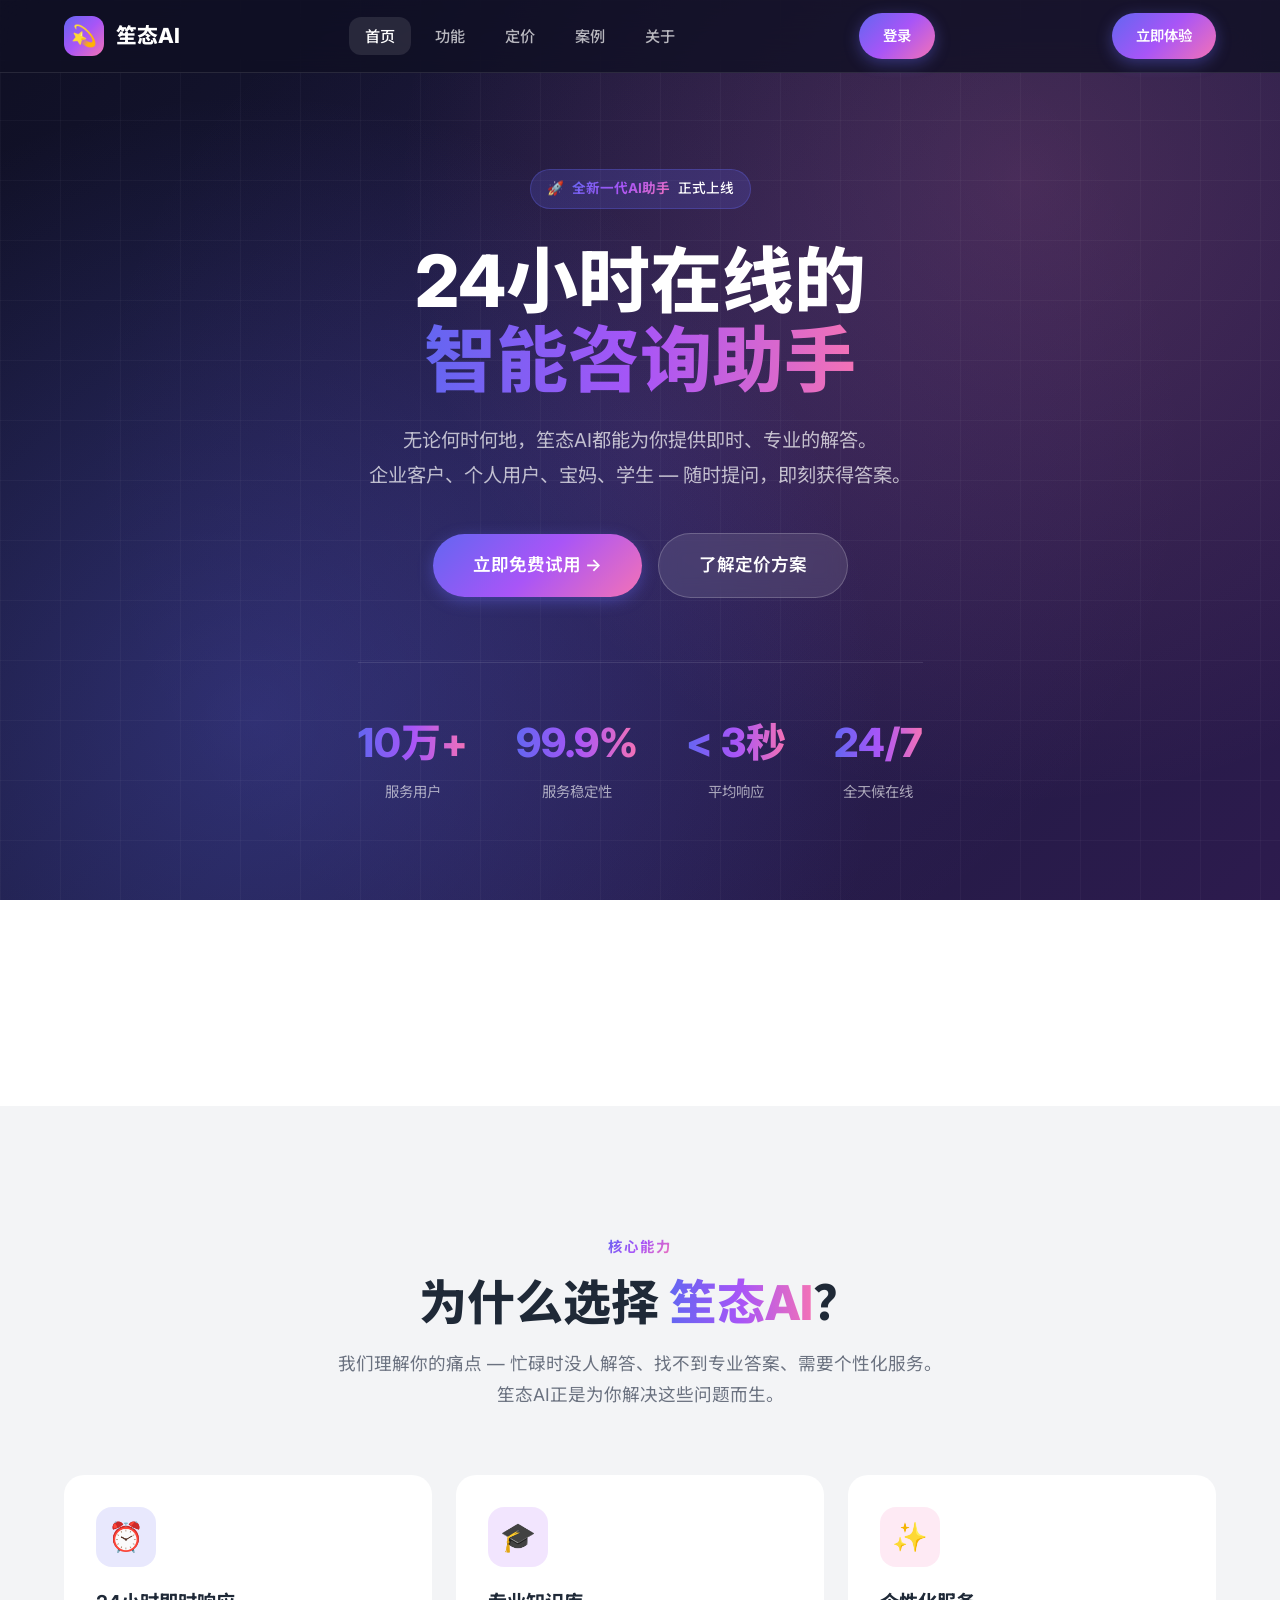
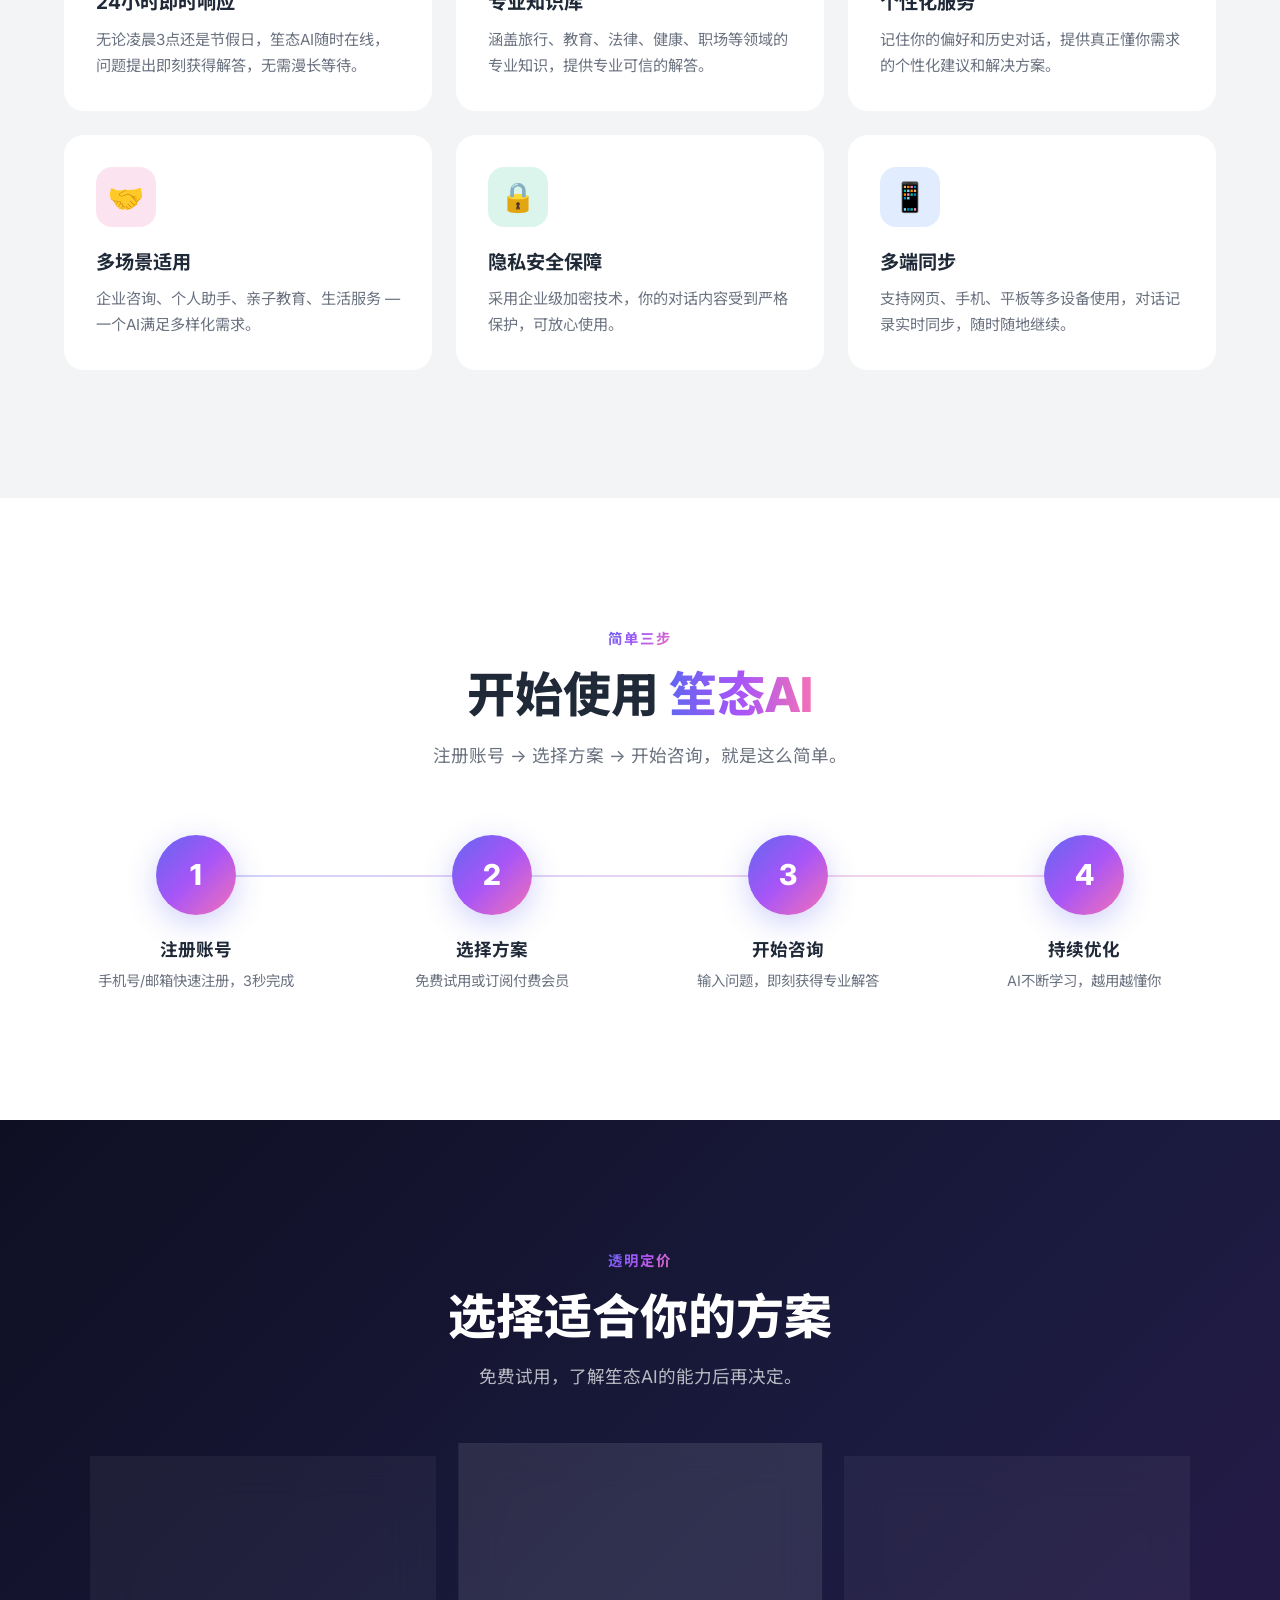
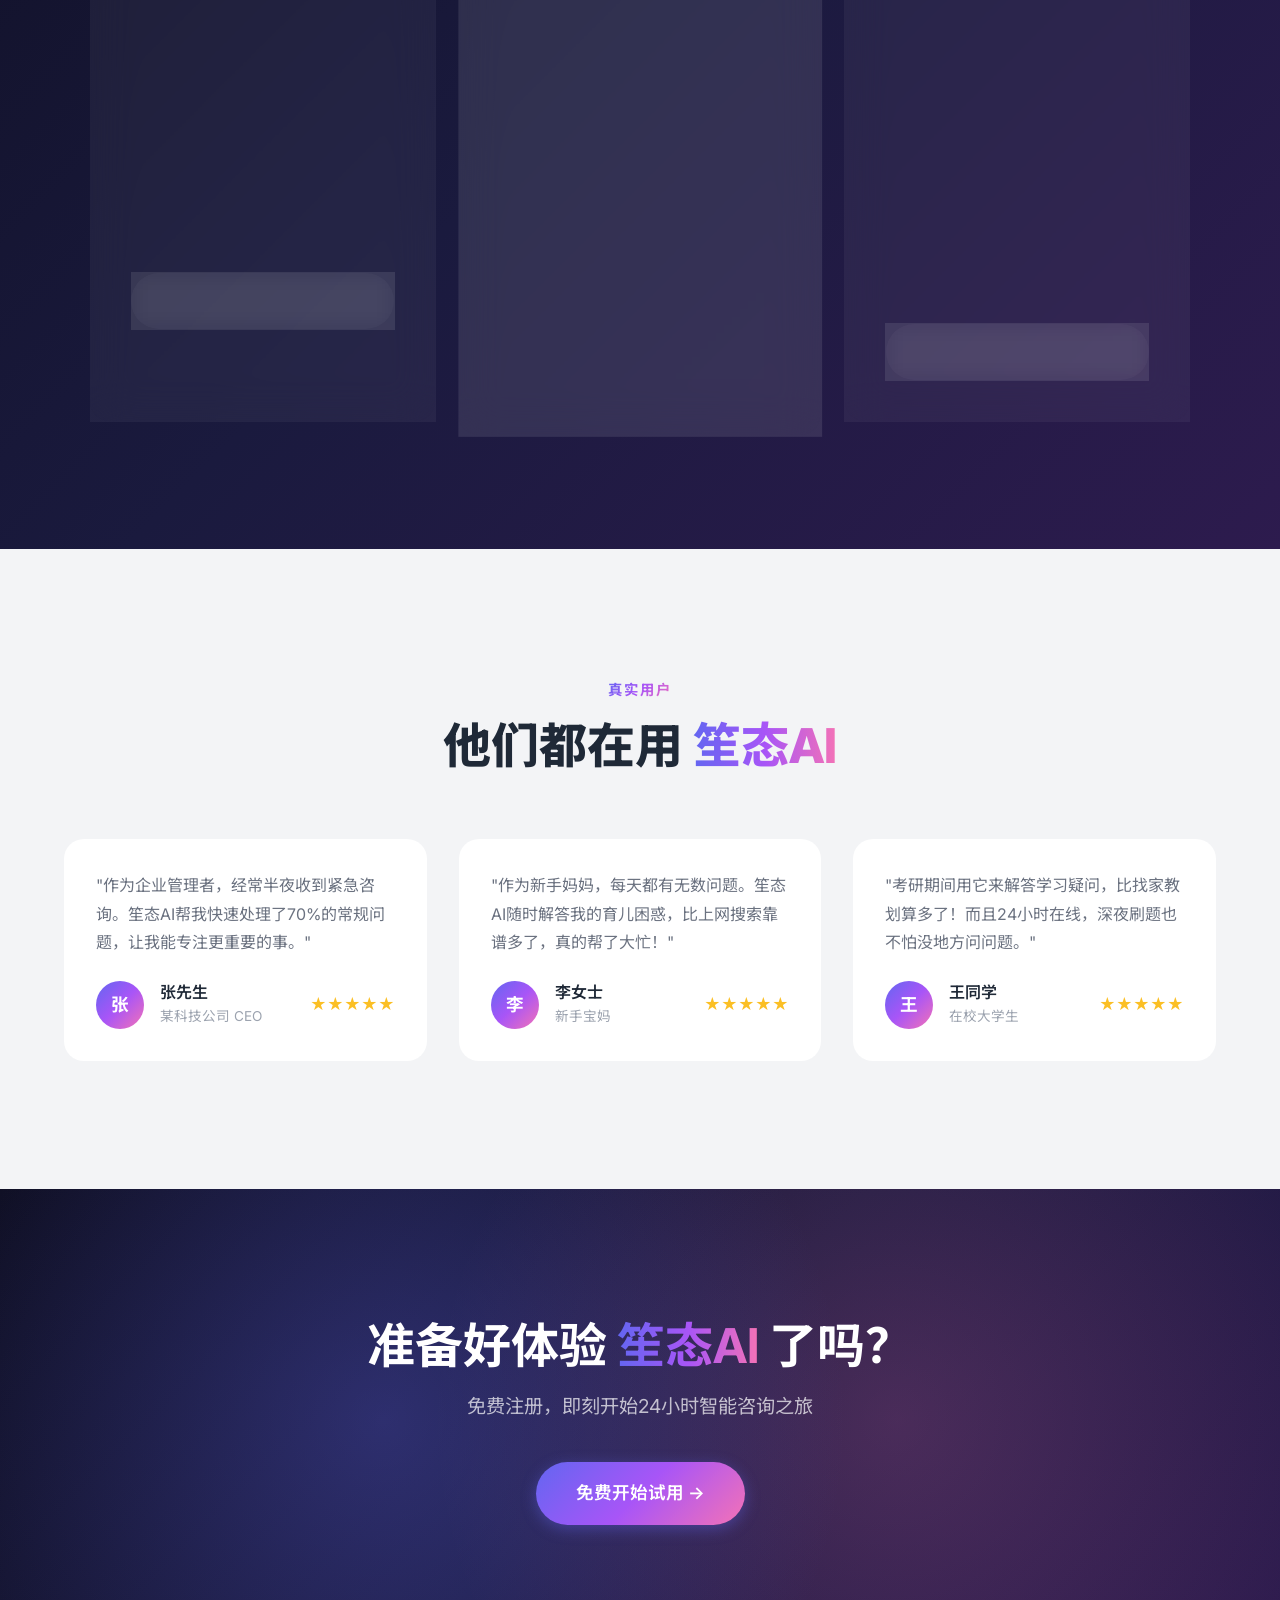
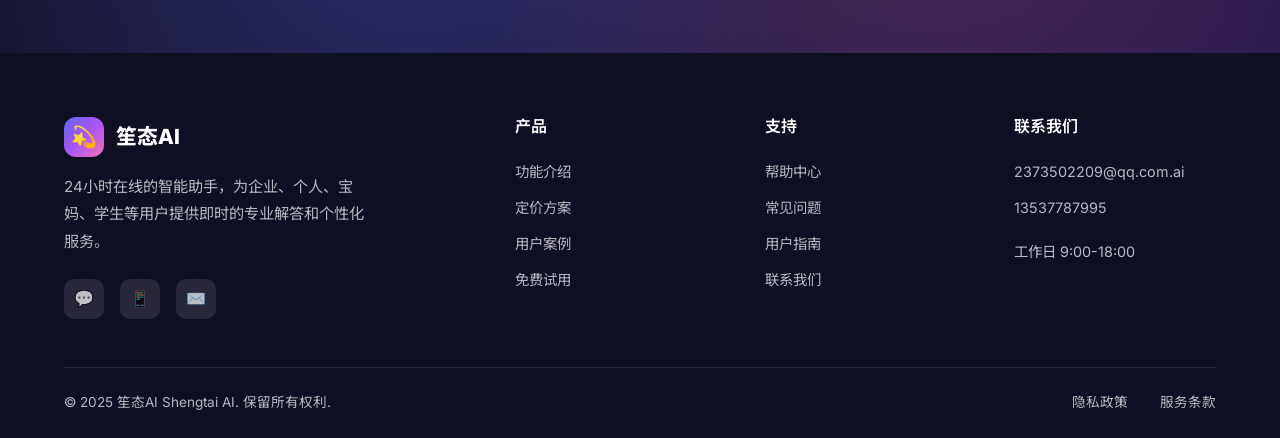
<file: index.html>
﻿<!DOCTYPE html>
<html lang="zh-CN">
<head>
  <meta charset="UTF-8">
  <meta name="viewport" content="width=device-width, initial-scale=1.0">
  <title>笙态AI — 24小时智能助手，让问题随时解答</title>
  <meta name="description" content="笙态AI是一款24小时在线的智能助手，为企业、个人、宝妈、学生等用户提供即时的专业解答和个性化服务。免费试用，付费订阅。">
  <link rel="stylesheet" href="css/style.css">
</head>
<body>
  <nav class="nav">
    <div class="container nav-inner">
      <a href="index.html" class="nav-logo">
        <div class="logo-icon">💫</div>
        <span>笙态AI</span>
      </a>
      <ul class="nav-links">
        <li><a href="index.html" class="active">首页</a></li>
        <li><a href="features.html">功能</a></li>
        <li><a href="pricing.html">定价</a></li>
        <li><a href="cases.html">案例</a></li>
        <li><a href="about.html">关于</a></li>
      </ul>
      <a href="login.html" class="nav-cta" style="margin-right:8px">登录</a>
      <a href="chat.html" class="nav-cta">立即体验</a>
      <button class="nav-toggle" aria-label="菜单">
        <span></span><span></span><span></span>
      </button>
    </div>
  </nav>

  <section class="hero">
    <div class="hero-grid"></div>
    <div class="container">
      <div class="hero-content">
        <div class="hero-badge">🚀 <span>全新一代AI助手</span> 正式上线</div>
        <h1>24小时在线的<br><span class="highlight">智能咨询助手</span></h1>
        <p class="hero-desc">无论何时何地，笙态AI都能为你提供即时、专业的解答。<br>企业客户、个人用户、宝妈、学生 — 随时提问，即刻获得答案。</p>
        <div class="hero-actions">
          <a href="chat.html" class="btn btn-primary btn-lg">立即免费试用 →</a>
          <a href="pricing.html" class="btn btn-secondary btn-lg">了解定价方案</a>
        </div>
        <div class="hero-stats">
          <div class="hero-stat"><div class="hero-stat-value">10万+</div><div class="hero-stat-label">服务用户</div></div>
          <div class="hero-stat"><div class="hero-stat-value">99.9%</div><div class="hero-stat-label">服务稳定性</div></div>
          <div class="hero-stat"><div class="hero-stat-value">< 3秒</div><div class="hero-stat-label">平均响应</div></div>
          <div class="hero-stat"><div class="hero-stat-value">24/7</div><div class="hero-stat-label">全天候在线</div></div>
        </div>
      </div>
    </div>
  </section>

  <section class="quick-try">
    <div class="container">
      <div class="quick-try-card">
        <div class="quick-try-input">
          <input type="text" placeholder="输入你的问题，例如：帮我制定日本7日游行程">
          <a href="chat.html" class="btn btn-primary">开始咨询</a>
        </div>
        <p class="quick-try-hint">试试这些：<a href="chat.html">推荐蜜月目的地</a> · <a href="chat.html">职场沟通技巧</a> · <a href="chat.html">孩子教育建议</a></p>
      </div>
    </div>
  </section>

  <section class="features">
    <div class="container">
      <div class="section-header">
        <span class="section-tag">核心能力</span>
        <h2 class="section-title">为什么选择 <span class="gradient-text">笙态AI</span>？</h2>
        <p class="section-desc">我们理解你的痛点 — 忙碌时没人解答、找不到专业答案、需要个性化服务。<br>笙态AI正是为你解决这些问题而生。</p>
      </div>
      <div class="features-grid">
        <div class="feature-card"><div class="feature-icon">⏰</div><h3 class="feature-title">24小时即时响应</h3><p class="feature-desc">无论凌晨3点还是节假日，笙态AI随时在线，问题提出即刻获得解答，无需漫长等待。</p></div>
        <div class="feature-card"><div class="feature-icon">🎓</div><h3 class="feature-title">专业知识库</h3><p class="feature-desc">涵盖旅行、教育、法律、健康、职场等领域的专业知识，提供专业可信的解答。</p></div>
        <div class="feature-card"><div class="feature-icon">✨</div><h3 class="feature-title">个性化服务</h3><p class="feature-desc">记住你的偏好和历史对话，提供真正懂你需求的个性化建议和解决方案。</p></div>
        <div class="feature-card"><div class="feature-icon">🤝</div><h3 class="feature-title">多场景适用</h3><p class="feature-desc">企业咨询、个人助手、亲子教育、生活服务 — 一个AI满足多样化需求。</p></div>
        <div class="feature-card"><div class="feature-icon">🔒</div><h3 class="feature-title">隐私安全保障</h3><p class="feature-desc">采用企业级加密技术，你的对话内容受到严格保护，可放心使用。</p></div>
        <div class="feature-card"><div class="feature-icon">📱</div><h3 class="feature-title">多端同步</h3><p class="feature-desc">支持网页、手机、平板等多设备使用，对话记录实时同步，随时随地继续。</p></div>
      </div>
    </div>
  </section>

  <section class="how-it-works">
    <div class="container">
      <div class="section-header">
        <span class="section-tag">简单三步</span>
        <h2 class="section-title">开始使用 <span class="gradient-text">笙态AI</span></h2>
        <p class="section-desc">注册账号 → 选择方案 → 开始咨询，就是这么简单。</p>
      </div>
      <div class="steps-grid">
        <div class="step-card"><div class="step-number">1</div><h3 class="step-title">注册账号</h3><p class="step-desc">手机号/邮箱快速注册，3秒完成</p></div>
        <div class="step-card"><div class="step-number">2</div><h3 class="step-title">选择方案</h3><p class="step-desc">免费试用或订阅付费会员</p></div>
        <div class="step-card"><div class="step-number">3</div><h3 class="step-title">开始咨询</h3><p class="step-desc">输入问题，即刻获得专业解答</p></div>
        <div class="step-card"><div class="step-number">4</div><h3 class="step-title">持续优化</h3><p class="step-desc">AI不断学习，越用越懂你</p></div>
      </div>
    </div>
  </section>

  <section class="pricing">
    <div class="container">
      <div class="section-header">
        <span class="section-tag">透明定价</span>
        <h2 class="section-title">选择适合你的方案</h2>
        <p class="section-desc">免费试用，了解笙态AI的能力后再决定。</p>
      </div>
      <div class="pricing-grid">
        <div class="pricing-card">
          <div class="pricing-name">免费试用</div>
          <div class="pricing-price"><div class="pricing-amount"><span class="currency">¥</span>0</div><div class="pricing-period">永久免费</div></div>
          <div class="pricing-features">
            <div class="pricing-feature"><span class="check">✓</span> 每日5次提问</div>
            <div class="pricing-feature"><span class="check">✓</span> 基础功能</div>
            <div class="pricing-feature"><span class="check">✓</span> 标准响应速度</div>
          </div>
          <a href="chat.html" class="btn btn-secondary pricing-cta">免费试用</a>
        </div>
        <div class="pricing-card featured">
          <div class="pricing-name">月度会员</div>
          <div class="pricing-price"><div class="pricing-amount"><span class="currency">¥</span>59</div><div class="pricing-period">/月</div></div>
          <div class="pricing-features">
            <div class="pricing-feature"><span class="check">✓</span> 无限次提问</div>
            <div class="pricing-feature"><span class="check">✓</span> 高级功能</div>
            <div class="pricing-feature"><span class="check">✓</span> 优先响应速度</div>
            <div class="pricing-feature"><span class="check">✓</span> 历史记录保存</div>
          </div>
          <a href="pricing.html" class="btn btn-primary pricing-cta">立即订阅</a>
        </div>
        <div class="pricing-card">
          <div class="pricing-name">季度会员</div>
          <div class="pricing-price"><div class="pricing-amount"><span class="currency">¥</span>299</div><div class="pricing-period">/季度</div></div>
          <div class="pricing-features">
            <div class="pricing-feature"><span class="check">✓</span> 月度会员全部功能</div>
            <div class="pricing-feature"><span class="check">✓</span> 专属客服支持</div>
            <div class="pricing-feature"><span class="check">✓</span> 优先新功能体验</div>
            <div class="pricing-feature"><span class="check">✓</span> 相当于 ¥50/月</div>
          </div>
          <a href="pricing.html" class="btn btn-secondary pricing-cta">立省 ¥47</a>
        </div>
      </div>
    </div>
  </section>

  <section class="testimonials">
    <div class="container">
      <div class="section-header">
        <span class="section-tag">真实用户</span>
        <h2 class="section-title">他们都在用 <span class="gradient-text">笙态AI</span></h2>
      </div>
      <div class="testimonials-grid">
        <div class="testimonial-card">
          <p class="testimonial-content">"作为企业管理者，经常半夜收到紧急咨询。笙态AI帮我快速处理了70%的常规问题，让我能专注更重要的事。"</p>
          <div class="testimonial-author">
            <div class="testimonial-avatar">张</div>
            <div class="testimonial-info"><h4>张先生</h4><p>某科技公司 CEO</p></div>
            <div class="testimonial-rating">★★★★★</div>
          </div>
        </div>
        <div class="testimonial-card">
          <p class="testimonial-content">"作为新手妈妈，每天都有无数问题。笙态AI随时解答我的育儿困惑，比上网搜索靠谱多了，真的帮了大忙！"</p>
          <div class="testimonial-author">
            <div class="testimonial-avatar">李</div>
            <div class="testimonial-info"><h4>李女士</h4><p>新手宝妈</p></div>
            <div class="testimonial-rating">★★★★★</div>
          </div>
        </div>
        <div class="testimonial-card">
          <p class="testimonial-content">"考研期间用它来解答学习疑问，比找家教划算多了！而且24小时在线，深夜刷题也不怕没地方问问题。"</p>
          <div class="testimonial-author">
            <div class="testimonial-avatar">王</div>
            <div class="testimonial-info"><h4>王同学</h4><p>在校大学生</p></div>
            <div class="testimonial-rating">★★★★★</div>
          </div>
        </div>
      </div>
    </div>
  </section>

  <section class="cta">
    <div class="container">
      <div class="cta-content">
        <h2>准备好体验 <span class="gradient-text">笙态AI</span> 了吗？</h2>
        <p>免费注册，即刻开始24小时智能咨询之旅</p>
        <div class="hero-actions">
          <a href="chat.html" class="btn btn-primary btn-lg">免费开始试用 →</a>
        </div>
      </div>
    </div>
  </section>

  <footer class="footer">
    <div class="container">
      <div class="footer-inner">
        <div class="footer-brand">
          <div class="footer-logo"><div class="logo-icon">💫</div><span>笙态AI</span></div>
          <p class="footer-desc">24小时在线的智能助手，为企业、个人、宝妈、学生等用户提供即时的专业解答和个性化服务。</p>
          <div class="footer-social">
            <a href="#" aria-label="微信">💬</a>
            <a href="#" aria-label="微博">📱</a>
            <a href="#" aria-label="邮箱">✉️</a>
          </div>
        </div>
        <div class="footer-col">
          <h4>产品</h4>
          <div class="footer-links">
            <a href="features.html">功能介绍</a>
            <a href="pricing.html">定价方案</a>
            <a href="cases.html">用户案例</a>
            <a href="chat.html">免费试用</a>
          </div>
        </div>
        <div class="footer-col">
          <h4>支持</h4>
          <div class="footer-links">
            <a href="#">帮助中心</a>
            <a href="#">常见问题</a>
            <a href="#">用户指南</a>
            <a href="contact.html">联系我们</a>
          </div>
        </div>
        <div class="footer-col">
          <h4>联系我们</h4>
          <div class="footer-links">
            <a href="mailto:2373502209@qq.com.ai">2373502209@qq.com.ai</a>
            <a href="tel:13537787995">13537787995</a>
            <p style="font-size:0.9rem;margin-top:0.5rem">工作日 9:00-18:00</p>
          </div>
        </div>
      </div>
      <div class="footer-bottom">
        <p>© 2025 笙态AI Shengtai AI. 保留所有权利.</p>
        <div class="footer-bottom-links">
          <a href="#">隐私政策</a>
          <a href="#">服务条款</a>
        </div>
      </div>
    </div>
  </footer>

  <script src="js/main.js"></script>
</body>
</html>
</file>
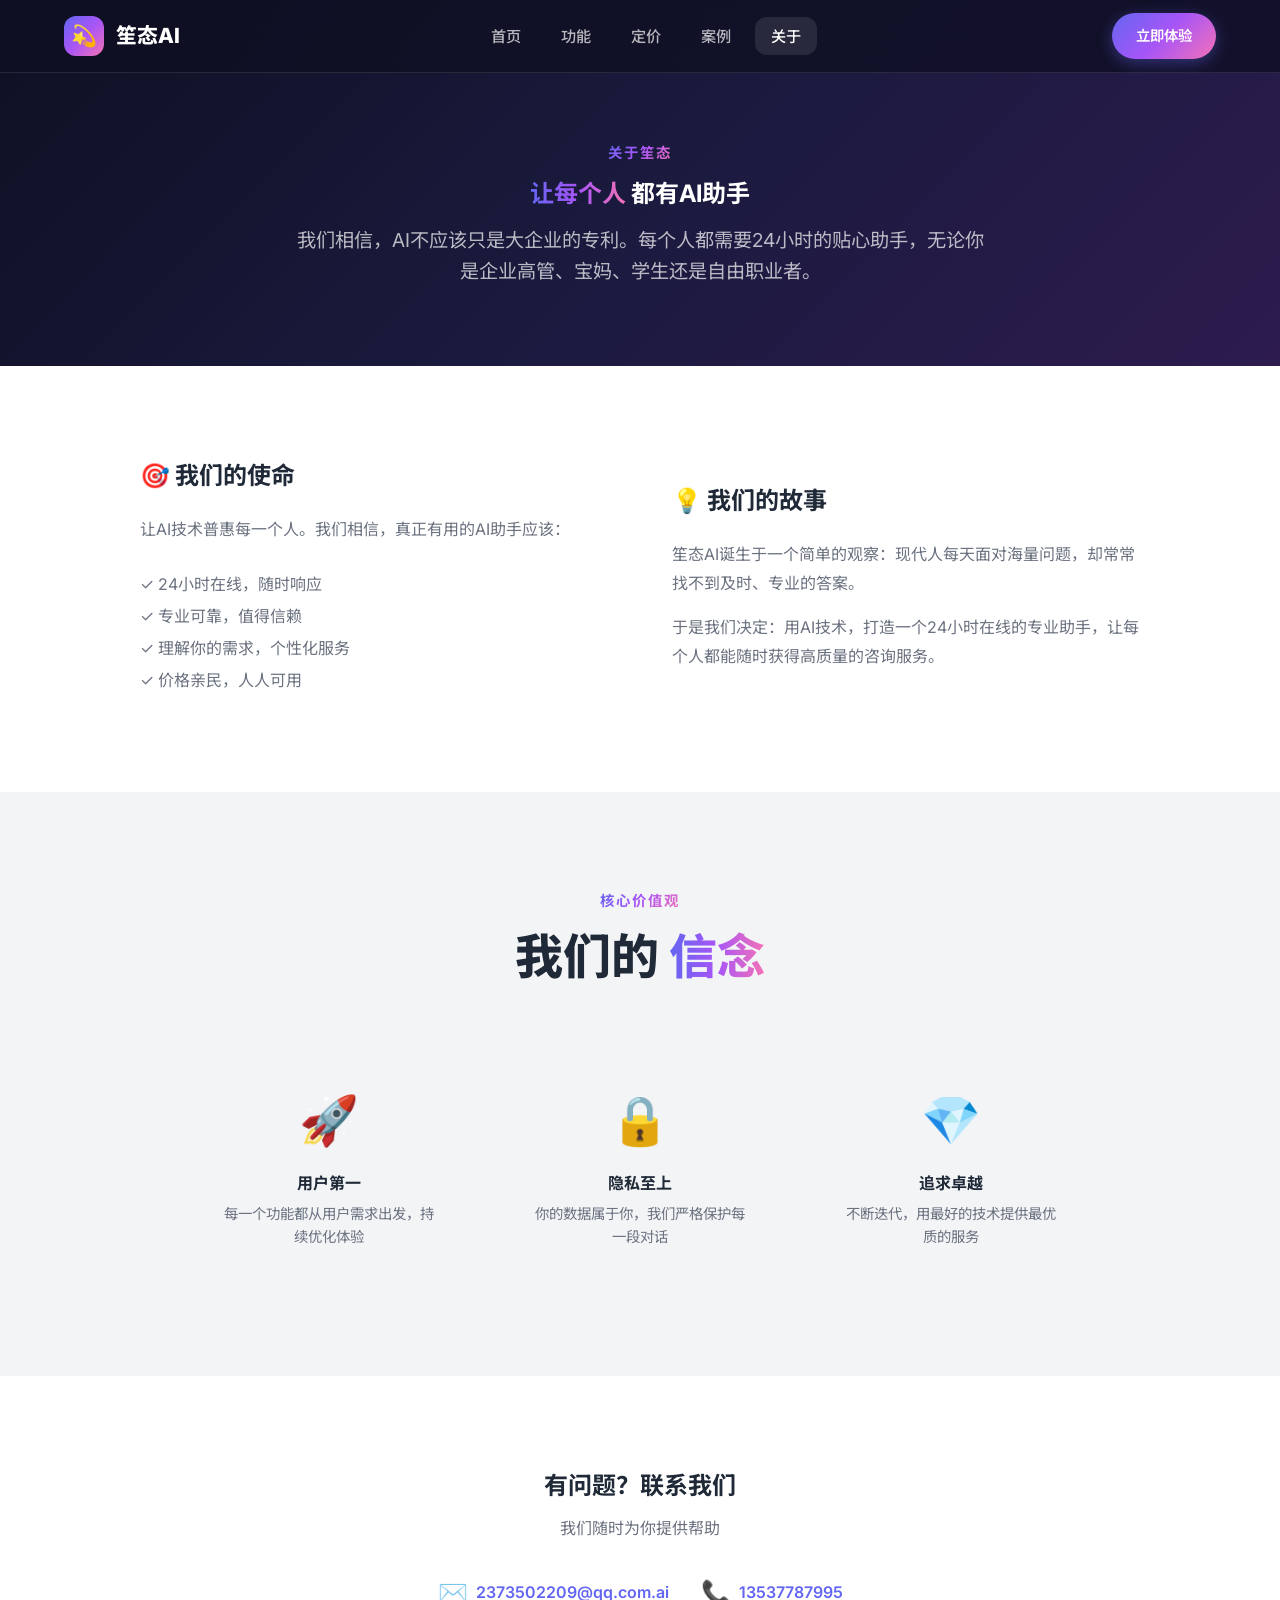
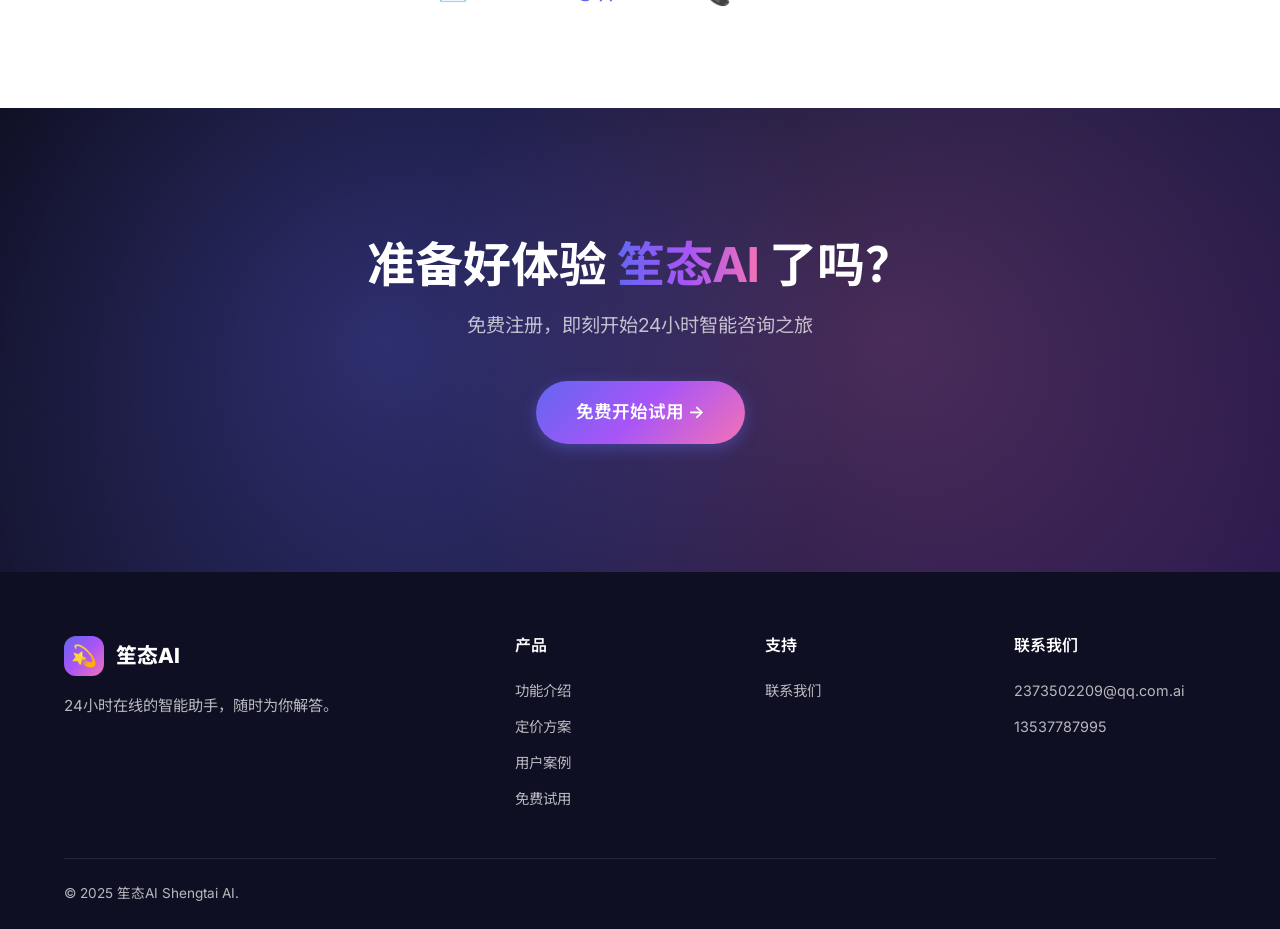
<file: about.html>
﻿<!DOCTYPE html>
<html lang="zh-CN">
<head>
  <meta charset="UTF-8">
  <meta name="viewport" content="width=device-width, initial-scale=1.0">
  <title>关于我们 — 笙态AI</title>
  <link rel="stylesheet" href="css/style.css">
</head>
<body>
  <nav class="nav">
    <div class="container nav-inner">
      <a href="index.html" class="nav-logo"><div class="logo-icon">💫</div><span>笙态AI</span></a>
      <ul class="nav-links">
        <li><a href="index.html">首页</a></li>
        <li><a href="features.html">功能</a></li>
        <li><a href="pricing.html">定价</a></li>
        <li><a href="cases.html">案例</a></li>
        <li><a href="about.html" class="active">关于</a></li>
      </ul>
      <a href="chat.html" class="nav-cta">立即体验</a>
      <button class="nav-toggle" aria-label="菜单"><span></span><span></span><span></span></button>
    </div>
  </nav>

  <section style="padding-top:140px;padding-bottom:80px;background:var(--gradient-hero);text-align:center">
    <div class="container">
      <span class="section-tag">关于笙态</span>
      <h1 style="color:#fff;margin-bottom:1rem"><span class="gradient-text">让每个人</span> 都有AI助手</h1>
      <p style="color:rgba(255,255,255,0.7);font-size:1.2rem;max-width:700px;margin:0 auto">我们相信，AI不应该只是大企业的专利。每个人都需要24小时的贴心助手，无论你是企业高管、宝妈、学生还是自由职业者。</p>
    </div>
  </section>

  <section style="padding:6rem 0">
    <div class="container">
      <div style="display:grid;grid-template-columns:1fr 1fr;gap:4rem;align-items:center;max-width:1000px;margin:0 auto">
        <div>
          <h2 style="margin-bottom:1.5rem">🎯 我们的使命</h2>
          <p style="color:var(--text-secondary);line-height:1.8;margin-bottom:1.5rem">让AI技术普惠每一个人。我们相信，真正有用的AI助手应该：</p>
          <ul style="color:var(--text-secondary);line-height:2">
            <li>✓ 24小时在线，随时响应</li>
            <li>✓ 专业可靠，值得信赖</li>
            <li>✓ 理解你的需求，个性化服务</li>
            <li>✓ 价格亲民，人人可用</li>
          </ul>
        </div>
        <div>
          <h2 style="margin-bottom:1.5rem">💡 我们的故事</h2>
          <p style="color:var(--text-secondary);line-height:1.8;margin-bottom:1rem">笙态AI诞生于一个简单的观察：现代人每天面对海量问题，却常常找不到及时、专业的答案。</p>
          <p style="color:var(--text-secondary);line-height:1.8">于是我们决定：用AI技术，打造一个24小时在线的专业助手，让每个人都能随时获得高质量的咨询服务。</p>
        </div>
      </div>
    </div>
  </section>

  <!-- Values -->
  <section style="padding:6rem 0;background:var(--bg-alt)">
    <div class="container">
      <div class="section-header">
        <span class="section-tag">核心价值观</span>
        <h2 class="section-title">我们的 <span class="gradient-text">信念</span></h2>
      </div>
      <div style="display:grid;grid-template-columns:repeat(3,1fr);gap:2rem;max-width:900px;margin:3rem auto 0">
        <div style="text-align:center;padding:2rem">
          <div style="font-size:3rem;margin-bottom:1rem">🚀</div>
          <h4 style="margin-bottom:0.5rem">用户第一</h4>
          <p style="color:var(--text-secondary);font-size:0.9rem">每一个功能都从用户需求出发，持续优化体验</p>
        </div>
        <div style="text-align:center;padding:2rem">
          <div style="font-size:3rem;margin-bottom:1rem">🔒</div>
          <h4 style="margin-bottom:0.5rem">隐私至上</h4>
          <p style="color:var(--text-secondary);font-size:0.9rem">你的数据属于你，我们严格保护每一段对话</p>
        </div>
        <div style="text-align:center;padding:2rem">
          <div style="font-size:3rem;margin-bottom:1rem">💎</div>
          <h4 style="margin-bottom:0.5rem">追求卓越</h4>
          <p style="color:var(--text-secondary);font-size:0.9rem">不断迭代，用最好的技术提供最优质的服务</p>
        </div>
      </div>
    </div>
  </section>

  <!-- Contact Preview -->
  <section style="padding:6rem 0">
    <div class="container" style="text-align:center">
      <h2 style="margin-bottom:1rem">有问题？联系我们</h2>
      <p style="color:var(--text-secondary);margin-bottom:2rem">我们随时为你提供帮助</p>
      <div style="display:flex;justify-content:center;gap:2rem;flex-wrap:wrap">
        <a href="mailto:2373502209@qq.com.ai" style="display:flex;align-items:center;gap:0.5rem;color:var(--primary);font-weight:600">
          <span style="font-size:1.5rem">✉️</span> 2373502209@qq.com.ai
        </a>
        <a href="tel:13537787995" style="display:flex;align-items:center;gap:0.5rem;color:var(--primary);font-weight:600">
          <span style="font-size:1.5rem">📞</span> 13537787995
        </a>
      </div>
    </div>
  </section>

  <section class="cta">
    <div class="container">
      <div class="cta-content">
        <h2>准备好体验 <span class="gradient-text">笙态AI</span> 了吗？</h2>
        <p>免费注册，即刻开始24小时智能咨询之旅</p>
        <div class="hero-actions">
          <a href="chat.html" class="btn btn-primary btn-lg">免费开始试用 →</a>
        </div>
      </div>
    </div>
  </section>

  <footer class="footer">
    <div class="container">
      <div class="footer-inner">
        <div class="footer-brand">
          <div class="footer-logo"><div class="logo-icon">💫</div><span>笙态AI</span></div>
          <p class="footer-desc">24小时在线的智能助手，随时为你解答。</p>
        </div>
        <div class="footer-col">
          <h4>产品</h4>
          <div class="footer-links">
            <a href="features.html">功能介绍</a>
            <a href="pricing.html">定价方案</a>
            <a href="cases.html">用户案例</a>
            <a href="chat.html">免费试用</a>
          </div>
        </div>
        <div class="footer-col">
          <h4>支持</h4>
          <div class="footer-links">
            <a href="contact.html">联系我们</a>
          </div>
        </div>
        <div class="footer-col">
          <h4>联系我们</h4>
          <div class="footer-links">
            <a href="mailto:2373502209@qq.com.ai">2373502209@qq.com.ai</a>
            <a href="tel:13537787995">13537787995</a>
          </div>
        </div>
      </div>
      <div class="footer-bottom"><p>© 2025 笙态AI Shengtai AI.</p></div>
    </div>
  </footer>

  <script src="js/main.js"></script>
</body>
</html>
</file>
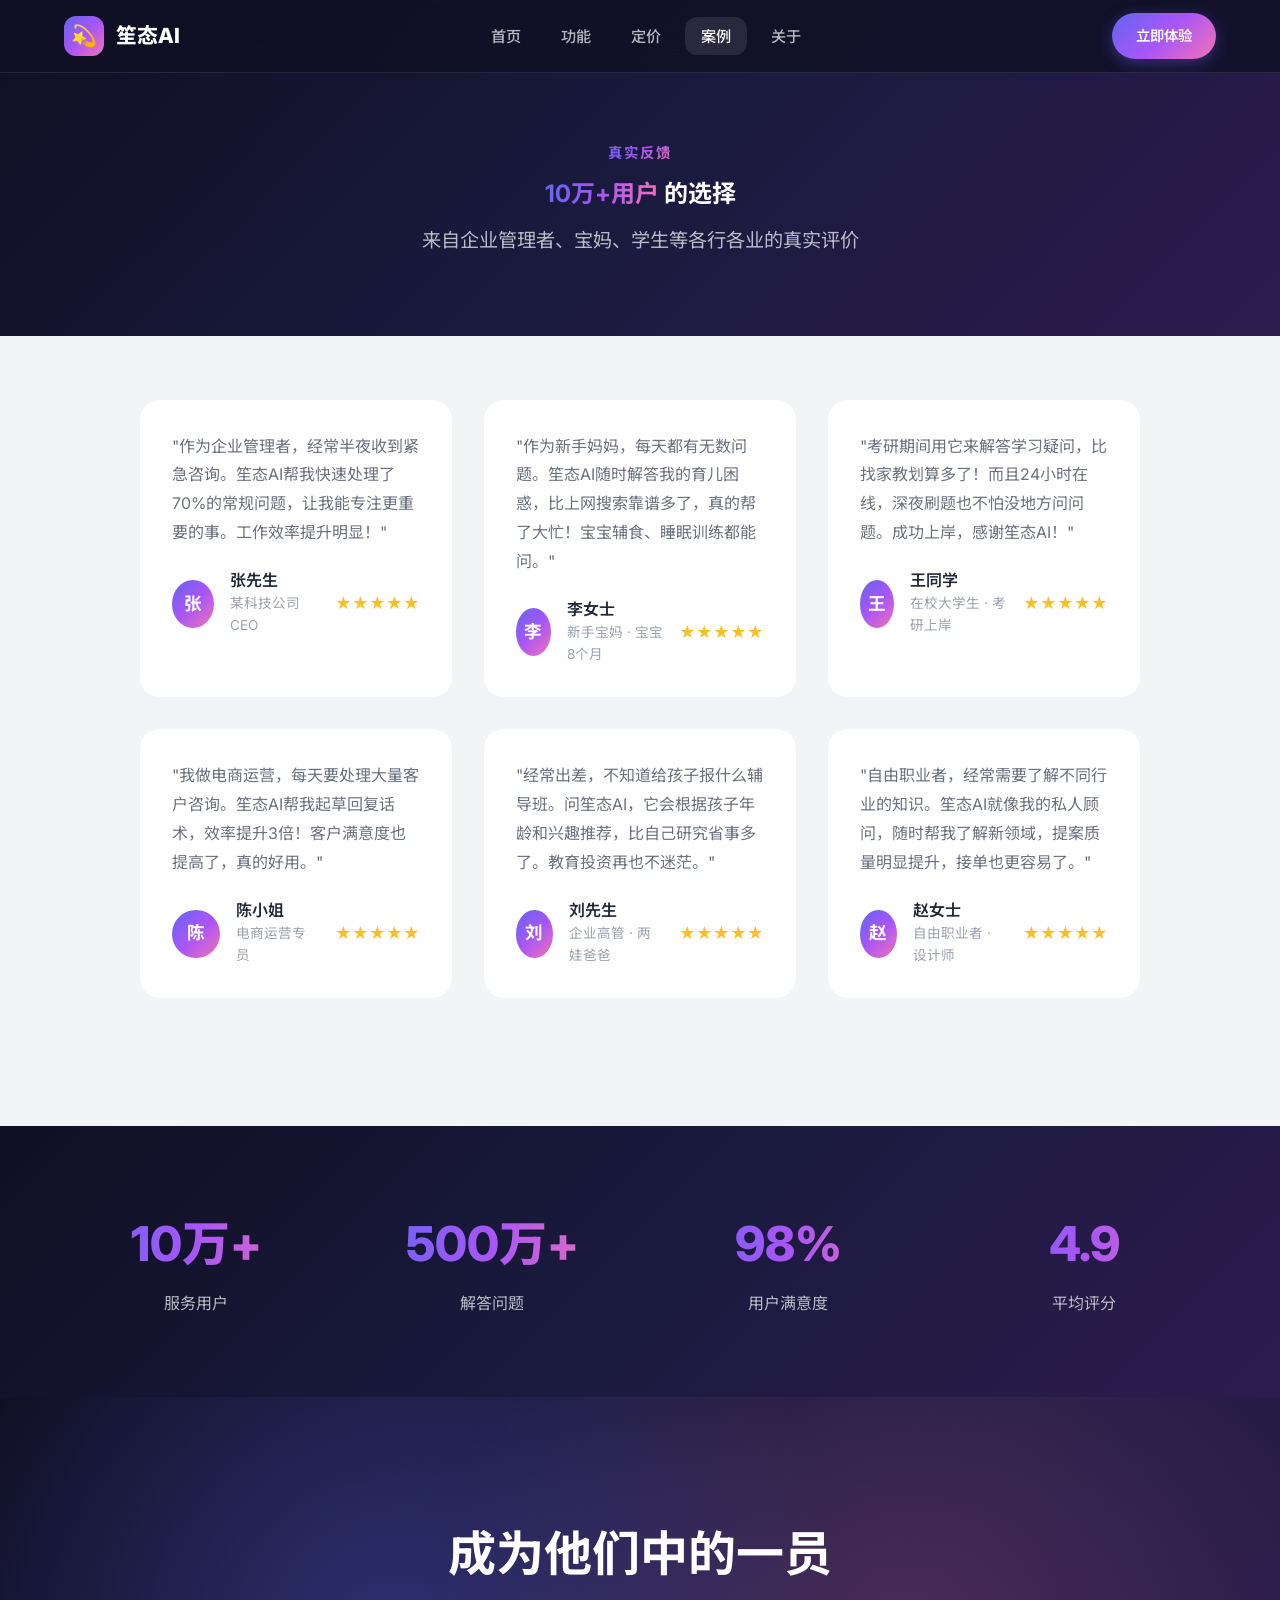
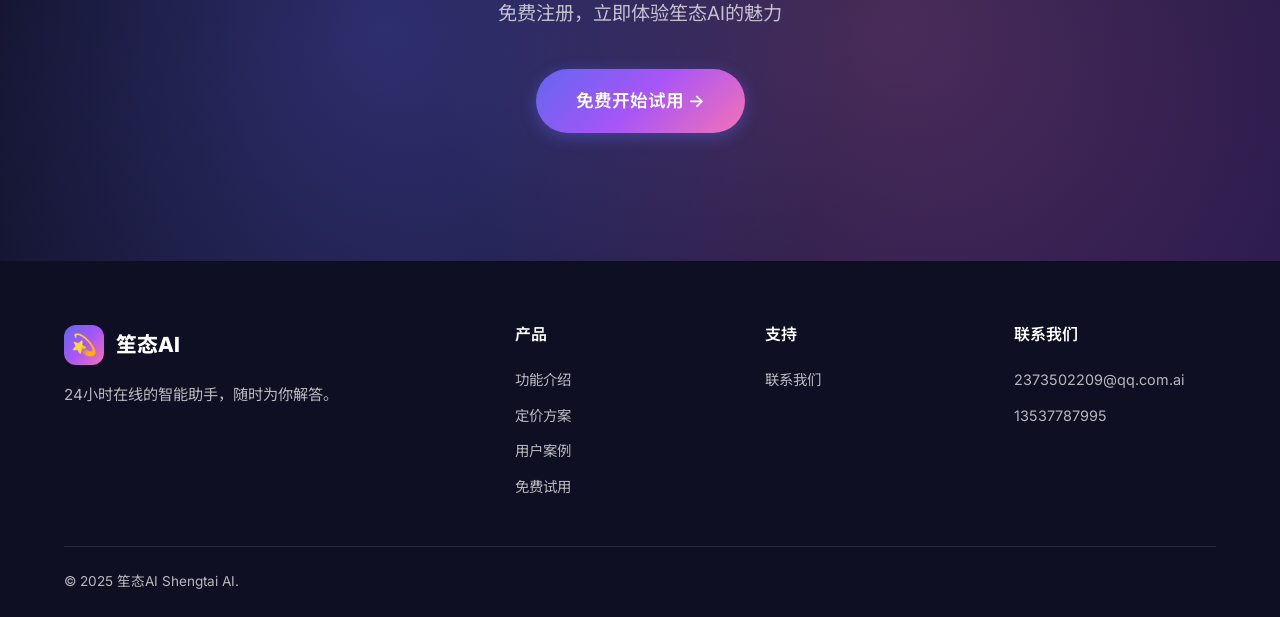
<file: cases.html>
﻿<!DOCTYPE html>
<html lang="zh-CN">
<head>
  <meta charset="UTF-8">
  <meta name="viewport" content="width=device-width, initial-scale=1.0">
  <title>用户案例 — 笙态AI</title>
  <link rel="stylesheet" href="css/style.css">
</head>
<body>
  <nav class="nav">
    <div class="container nav-inner">
      <a href="index.html" class="nav-logo"><div class="logo-icon">💫</div><span>笙态AI</span></a>
      <ul class="nav-links">
        <li><a href="index.html">首页</a></li>
        <li><a href="features.html">功能</a></li>
        <li><a href="pricing.html">定价</a></li>
        <li><a href="cases.html" class="active">案例</a></li>
        <li><a href="about.html">关于</a></li>
      </ul>
      <a href="chat.html" class="nav-cta">立即体验</a>
      <button class="nav-toggle" aria-label="菜单"><span></span><span></span><span></span></button>
    </div>
  </nav>

  <section style="padding-top:140px;padding-bottom:80px;background:var(--gradient-hero);text-align:center">
    <div class="container">
      <span class="section-tag">真实反馈</span>
      <h1 style="color:#fff;margin-bottom:1rem"><span class="gradient-text">10万+用户</span> 的选择</h1>
      <p style="color:rgba(255,255,255,0.7);font-size:1.2rem">来自企业管理者、宝妈、学生等各行各业的真实评价</p>
    </div>
  </section>

  <section class="testimonials" style="padding-top:4rem">
    <div class="container">
      <div class="testimonials-grid" style="max-width:1000px;margin:0 auto">
        <div class="testimonial-card">
          <p class="testimonial-content">"作为企业管理者，经常半夜收到紧急咨询。笙态AI帮我快速处理了70%的常规问题，让我能专注更重要的事。工作效率提升明显！"</p>
          <div class="testimonial-author">
            <div class="testimonial-avatar">张</div>
            <div class="testimonial-info"><h4>张先生</h4><p>某科技公司 CEO</p></div>
            <div class="testimonial-rating">★★★★★</div>
          </div>
        </div>
        <div class="testimonial-card">
          <p class="testimonial-content">"作为新手妈妈，每天都有无数问题。笙态AI随时解答我的育儿困惑，比上网搜索靠谱多了，真的帮了大忙！宝宝辅食、睡眠训练都能问。"</p>
          <div class="testimonial-author">
            <div class="testimonial-avatar">李</div>
            <div class="testimonial-info"><h4>李女士</h4><p>新手宝妈 · 宝宝8个月</p></div>
            <div class="testimonial-rating">★★★★★</div>
          </div>
        </div>
        <div class="testimonial-card">
          <p class="testimonial-content">"考研期间用它来解答学习疑问，比找家教划算多了！而且24小时在线，深夜刷题也不怕没地方问问题。成功上岸，感谢笙态AI！"</p>
          <div class="testimonial-author">
            <div class="testimonial-avatar">王</div>
            <div class="testimonial-info"><h4>王同学</h4><p>在校大学生 · 考研上岸</p></div>
            <div class="testimonial-rating">★★★★★</div>
          </div>
        </div>
        <div class="testimonial-card">
          <p class="testimonial-content">"我做电商运营，每天要处理大量客户咨询。笙态AI帮我起草回复话术，效率提升3倍！客户满意度也提高了，真的好用。"</p>
          <div class="testimonial-author">
            <div class="testimonial-avatar">陈</div>
            <div class="testimonial-info"><h4>陈小姐</h4><p>电商运营专员</p></div>
            <div class="testimonial-rating">★★★★★</div>
          </div>
        </div>
        <div class="testimonial-card">
          <p class="testimonial-content">"经常出差，不知道给孩子报什么辅导班。问笙态AI，它会根据孩子年龄和兴趣推荐，比自己研究省事多了。教育投资再也不迷茫。"</p>
          <div class="testimonial-author">
            <div class="testimonial-avatar">刘</div>
            <div class="testimonial-info"><h4>刘先生</h4><p>企业高管 · 两娃爸爸</p></div>
            <div class="testimonial-rating">★★★★★</div>
          </div>
        </div>
        <div class="testimonial-card">
          <p class="testimonial-content">"自由职业者，经常需要了解不同行业的知识。笙态AI就像我的私人顾问，随时帮我了解新领域，提案质量明显提升，接单也更容易了。"</p>
          <div class="testimonial-author">
            <div class="testimonial-avatar">赵</div>
            <div class="testimonial-info"><h4>赵女士</h4><p>自由职业者 · 设计师</p></div>
            <div class="testimonial-rating">★★★★★</div>
          </div>
        </div>
      </div>
    </div>
  </section>

  <!-- Stats -->
  <section style="padding:5rem 0;background:var(--gradient-hero)">
    <div class="container">
      <div style="display:grid;grid-template-columns:repeat(4,1fr);gap:2rem;text-align:center">
        <div>
          <div style="font-size:3rem;font-weight:800;background:var(--gradient-text);-webkit-background-clip:text;-webkit-text-fill-color:transparent">10万+</div>
          <div style="color:rgba(255,255,255,0.7);margin-top:0.5rem">服务用户</div>
        </div>
        <div>
          <div style="font-size:3rem;font-weight:800;background:var(--gradient-text);-webkit-background-clip:text;-webkit-text-fill-color:transparent">500万+</div>
          <div style="color:rgba(255,255,255,0.7);margin-top:0.5rem">解答问题</div>
        </div>
        <div>
          <div style="font-size:3rem;font-weight:800;background:var(--gradient-text);-webkit-background-clip:text;-webkit-text-fill-color:transparent">98%</div>
          <div style="color:rgba(255,255,255,0.7);margin-top:0.5rem">用户满意度</div>
        </div>
        <div>
          <div style="font-size:3rem;font-weight:800;background:var(--gradient-text);-webkit-background-clip:text;-webkit-text-fill-color:transparent">4.9</div>
          <div style="color:rgba(255,255,255,0.7);margin-top:0.5rem">平均评分</div>
        </div>
      </div>
    </div>
  </section>

  <section class="cta">
    <div class="container">
      <div class="cta-content">
        <h2>成为他们中的一员</h2>
        <p>免费注册，立即体验笙态AI的魅力</p>
        <div class="hero-actions">
          <a href="chat.html" class="btn btn-primary btn-lg">免费开始试用 →</a>
        </div>
      </div>
    </div>
  </section>

  <footer class="footer">
    <div class="container">
      <div class="footer-inner">
        <div class="footer-brand">
          <div class="footer-logo"><div class="logo-icon">💫</div><span>笙态AI</span></div>
          <p class="footer-desc">24小时在线的智能助手，随时为你解答。</p>
        </div>
        <div class="footer-col">
          <h4>产品</h4>
          <div class="footer-links">
            <a href="features.html">功能介绍</a>
            <a href="pricing.html">定价方案</a>
            <a href="cases.html">用户案例</a>
            <a href="chat.html">免费试用</a>
          </div>
        </div>
        <div class="footer-col">
          <h4>支持</h4>
          <div class="footer-links">
            <a href="contact.html">联系我们</a>
          </div>
        </div>
        <div class="footer-col">
          <h4>联系我们</h4>
          <div class="footer-links">
            <a href="mailto:2373502209@qq.com.ai">2373502209@qq.com.ai</a>
            <a href="tel:13537787995">13537787995</a>
          </div>
        </div>
      </div>
      <div class="footer-bottom"><p>© 2025 笙态AI Shengtai AI.</p></div>
    </div>
  </footer>

  <script src="js/main.js"></script>
</body>
</html>
</file>
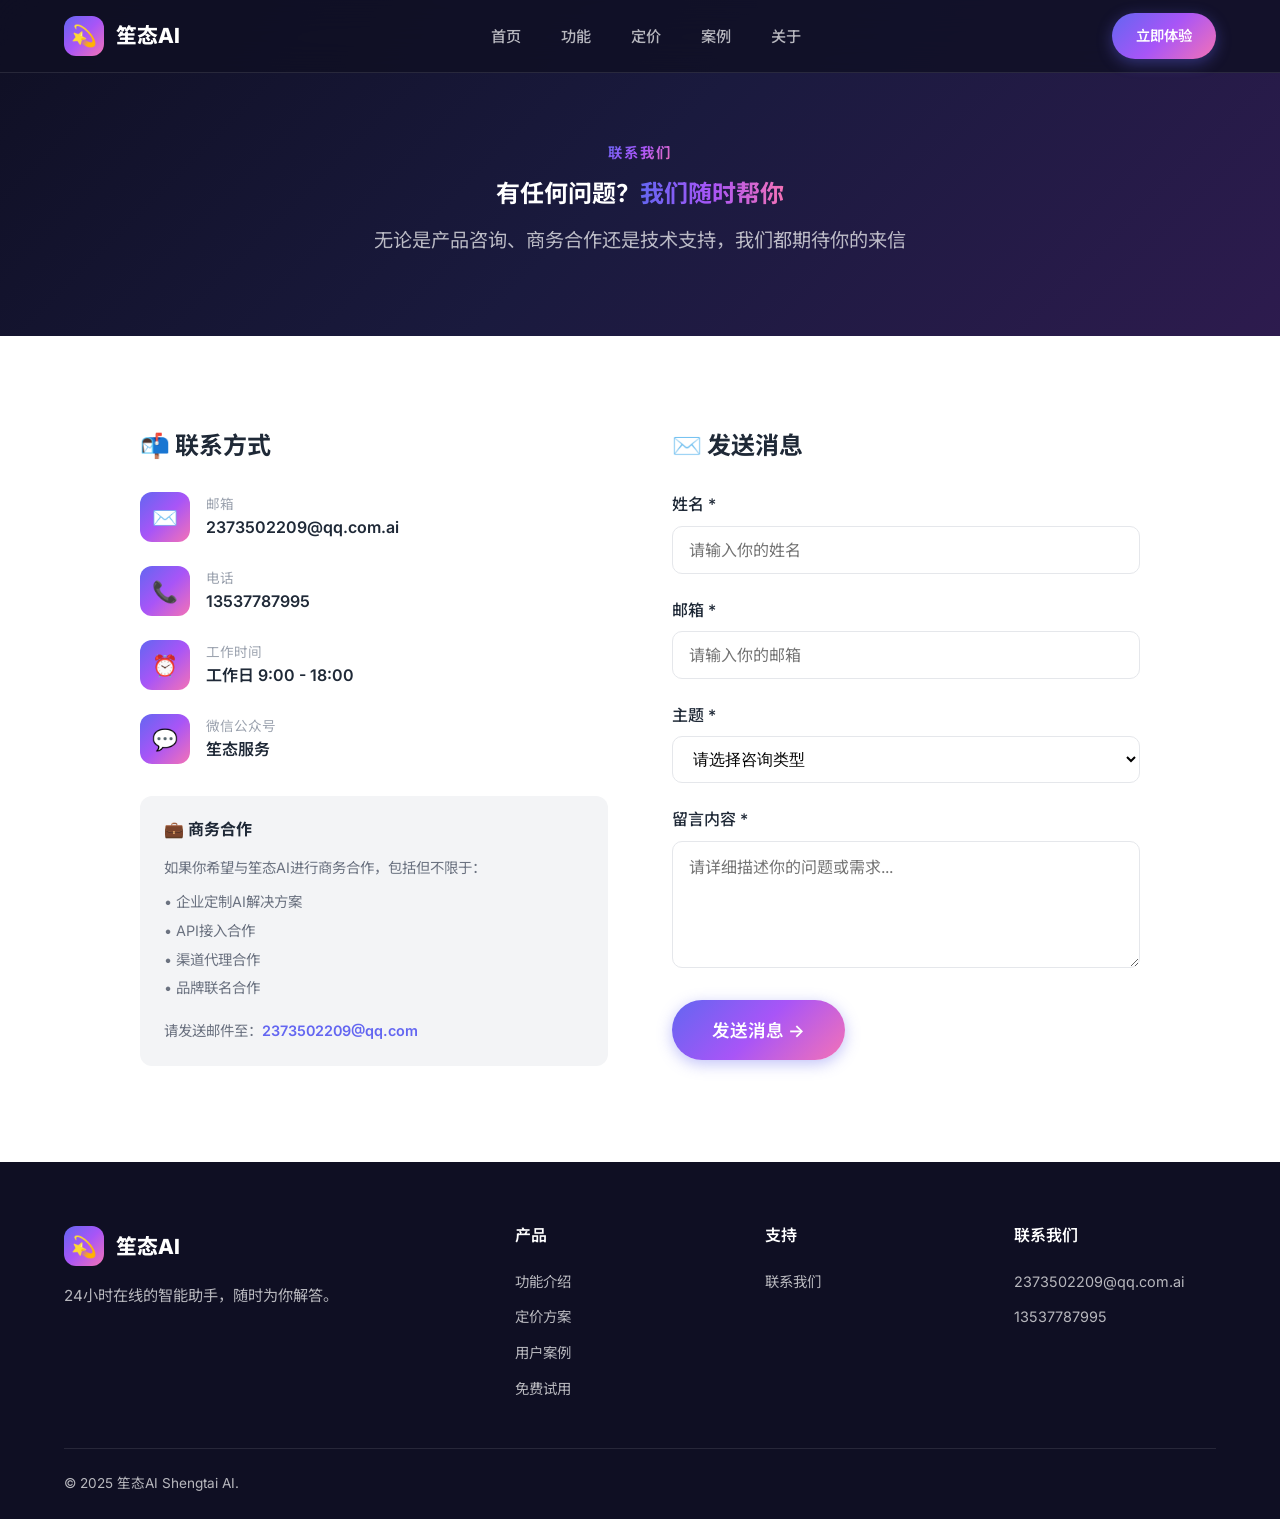
<file: contact.html>
﻿<!DOCTYPE html>
<html lang="zh-CN">
<head>
  <meta charset="UTF-8">
  <meta name="viewport" content="width=device-width, initial-scale=1.0">
  <title>联系我们 — 笙态AI</title>
  <link rel="stylesheet" href="css/style.css">
</head>
<body>
  <nav class="nav">
    <div class="container nav-inner">
      <a href="index.html" class="nav-logo"><div class="logo-icon">💫</div><span>笙态AI</span></a>
      <ul class="nav-links">
        <li><a href="index.html">首页</a></li>
        <li><a href="features.html">功能</a></li>
        <li><a href="pricing.html">定价</a></li>
        <li><a href="cases.html">案例</a></li>
        <li><a href="about.html">关于</a></li>
      </ul>
      <a href="chat.html" class="nav-cta">立即体验</a>
      <button class="nav-toggle" aria-label="菜单"><span></span><span></span><span></span></button>
    </div>
  </nav>

  <section style="padding-top:140px;padding-bottom:80px;background:var(--gradient-hero);text-align:center">
    <div class="container">
      <span class="section-tag">联系我们</span>
      <h1 style="color:#fff;margin-bottom:1rem">有任何问题？<span class="gradient-text">我们随时帮你</span></h1>
      <p style="color:rgba(255,255,255,0.7);font-size:1.2rem">无论是产品咨询、商务合作还是技术支持，我们都期待你的来信</p>
    </div>
  </section>

  <section style="padding:6rem 0">
    <div class="container">
      <div style="display:grid;grid-template-columns:1fr 1fr;gap:4rem;max-width:1000px;margin:0 auto">
        <!-- Contact Info -->
        <div>
          <h2 style="margin-bottom:2rem">📬 联系方式</h2>
          <div style="margin-bottom:2rem">
            <div style="display:flex;align-items:center;gap:1rem;margin-bottom:1.5rem">
              <div style="width:50px;height:50px;background:var(--gradient-primary);border-radius:12px;display:flex;align-items:center;justify-content:center;font-size:1.3rem">✉️</div>
              <div>
                <div style="color:var(--text-muted);font-size:0.85rem">邮箱</div>
                <div style="font-weight:600">2373502209@qq.com.ai</div>
              </div>
            </div>
            <div style="display:flex;align-items:center;gap:1rem;margin-bottom:1.5rem">
              <div style="width:50px;height:50px;background:var(--gradient-primary);border-radius:12px;display:flex;align-items:center;justify-content:center;font-size:1.3rem">📞</div>
              <div>
                <div style="color:var(--text-muted);font-size:0.85rem">电话</div>
                <div style="font-weight:600">13537787995</div>
              </div>
            </div>
            <div style="display:flex;align-items:center;gap:1rem;margin-bottom:1.5rem">
              <div style="width:50px;height:50px;background:var(--gradient-primary);border-radius:12px;display:flex;align-items:center;justify-content:center;font-size:1.3rem">⏰</div>
              <div>
                <div style="color:var(--text-muted);font-size:0.85rem">工作时间</div>
                <div style="font-weight:600">工作日 9:00 - 18:00</div>
              </div>
            </div>
            <div style="display:flex;align-items:center;gap:1rem">
              <div style="width:50px;height:50px;background:var(--gradient-primary);border-radius:12px;display:flex;align-items:center;justify-content:center;font-size:1.3rem">💬</div>
              <div>
                <div style="color:var(--text-muted);font-size:0.85rem">微信公众号</div>
                <div style="font-weight:600">笙态服务</div>
              </div>
            </div>
          </div>

          <div style="padding:1.5rem;background:var(--bg-alt);border-radius:var(--radius-sm)">
            <h4 style="margin-bottom:1rem">💼 商务合作</h4>
            <p style="color:var(--text-secondary);font-size:0.9rem;line-height:1.7">如果你希望与笙态AI进行商务合作，包括但不限于：</p>
            <ul style="color:var(--text-secondary);font-size:0.9rem;margin-top:0.5rem;line-height:2">
              <li>• 企业定制AI解决方案</li>
              <li>• API接入合作</li>
              <li>• 渠道代理合作</li>
              <li>• 品牌联名合作</li>
            </ul>
            <p style="color:var(--text-secondary);font-size:0.9rem;margin-top:1rem">请发送邮件至：<a href="mailto:2373502209@qq.com" style="color:var(--primary);font-weight:600">2373502209@qq.com</a></p>
          </div>
        </div>

        <!-- Contact Form -->
        <div>
          <h2 style="margin-bottom:2rem">✉️ 发送消息</h2>
          <form id="contactForm" style="display:flex;flex-direction:column;gap:1.5rem">
            <div>
              <label style="display:block;margin-bottom:0.5rem;font-weight:500">姓名 *</label>
              <input type="text" required style="width:100%;padding:0.8rem 1rem;border:1px solid var(--border);border-radius:10px;font-size:1rem;transition:var(--transition)" placeholder="请输入你的姓名">
            </div>
            <div>
              <label style="display:block;margin-bottom:0.5rem;font-weight:500">邮箱 *</label>
              <input type="email" required style="width:100%;padding:0.8rem 1rem;border:1px solid var(--border);border-radius:10px;font-size:1rem;transition:var(--transition)" placeholder="请输入你的邮箱">
            </div>
            <div>
              <label style="display:block;margin-bottom:0.5rem;font-weight:500">主题 *</label>
              <select required style="width:100%;padding:0.8rem 1rem;border:1px solid var(--border);border-radius:10px;font-size:1rem;background:#fff">
                <option value="">请选择咨询类型</option>
                <option value="product">产品咨询</option>
                <option value="pricing">定价/订阅</option>
                <option value="technical">技术支持</option>
                <option value="business">商务合作</option>
                <option value="feedback">意见反馈</option>
                <option value="other">其他</option>
              </select>
            </div>
            <div>
              <label style="display:block;margin-bottom:0.5rem;font-weight:500">留言内容 *</label>
              <textarea required rows="5" style="width:100%;padding:0.8rem 1rem;border:1px solid var(--border);border-radius:10px;font-size:1rem;resize:vertical" placeholder="请详细描述你的问题或需求..."></textarea>
            </div>
            <button type="submit" class="btn btn-primary btn-lg" style="align-self:flex-start">
              发送消息 →
            </button>
          </form>
        </div>
      </div>
    </div>
  </section>

  <footer class="footer">
    <div class="container">
      <div class="footer-inner">
        <div class="footer-brand">
          <div class="footer-logo"><div class="logo-icon">💫</div><span>笙态AI</span></div>
          <p class="footer-desc">24小时在线的智能助手，随时为你解答。</p>
        </div>
        <div class="footer-col">
          <h4>产品</h4>
          <div class="footer-links">
            <a href="features.html">功能介绍</a>
            <a href="pricing.html">定价方案</a>
            <a href="cases.html">用户案例</a>
            <a href="chat.html">免费试用</a>
          </div>
        </div>
        <div class="footer-col">
          <h4>支持</h4>
          <div class="footer-links">
            <a href="contact.html">联系我们</a>
          </div>
        </div>
        <div class="footer-col">
          <h4>联系我们</h4>
          <div class="footer-links">
            <a href="mailto:2373502209@qq.com.ai">2373502209@qq.com.ai</a>
            <a href="tel:13537787995">13537787995</a>
          </div>
        </div>
      </div>
      <div class="footer-bottom"><p>© 2025 笙态AI Shengtai AI.</p></div>
    </div>
  </footer>

  <script src="js/main.js"></script>
  <script>
    document.getElementById('contactForm').addEventListener('submit', function(e) {
      e.preventDefault();
      alert('感谢你的留言！我们会尽快回复你。😊');
      this.reset();
    });
  </script>
</body>
</html>
</file>
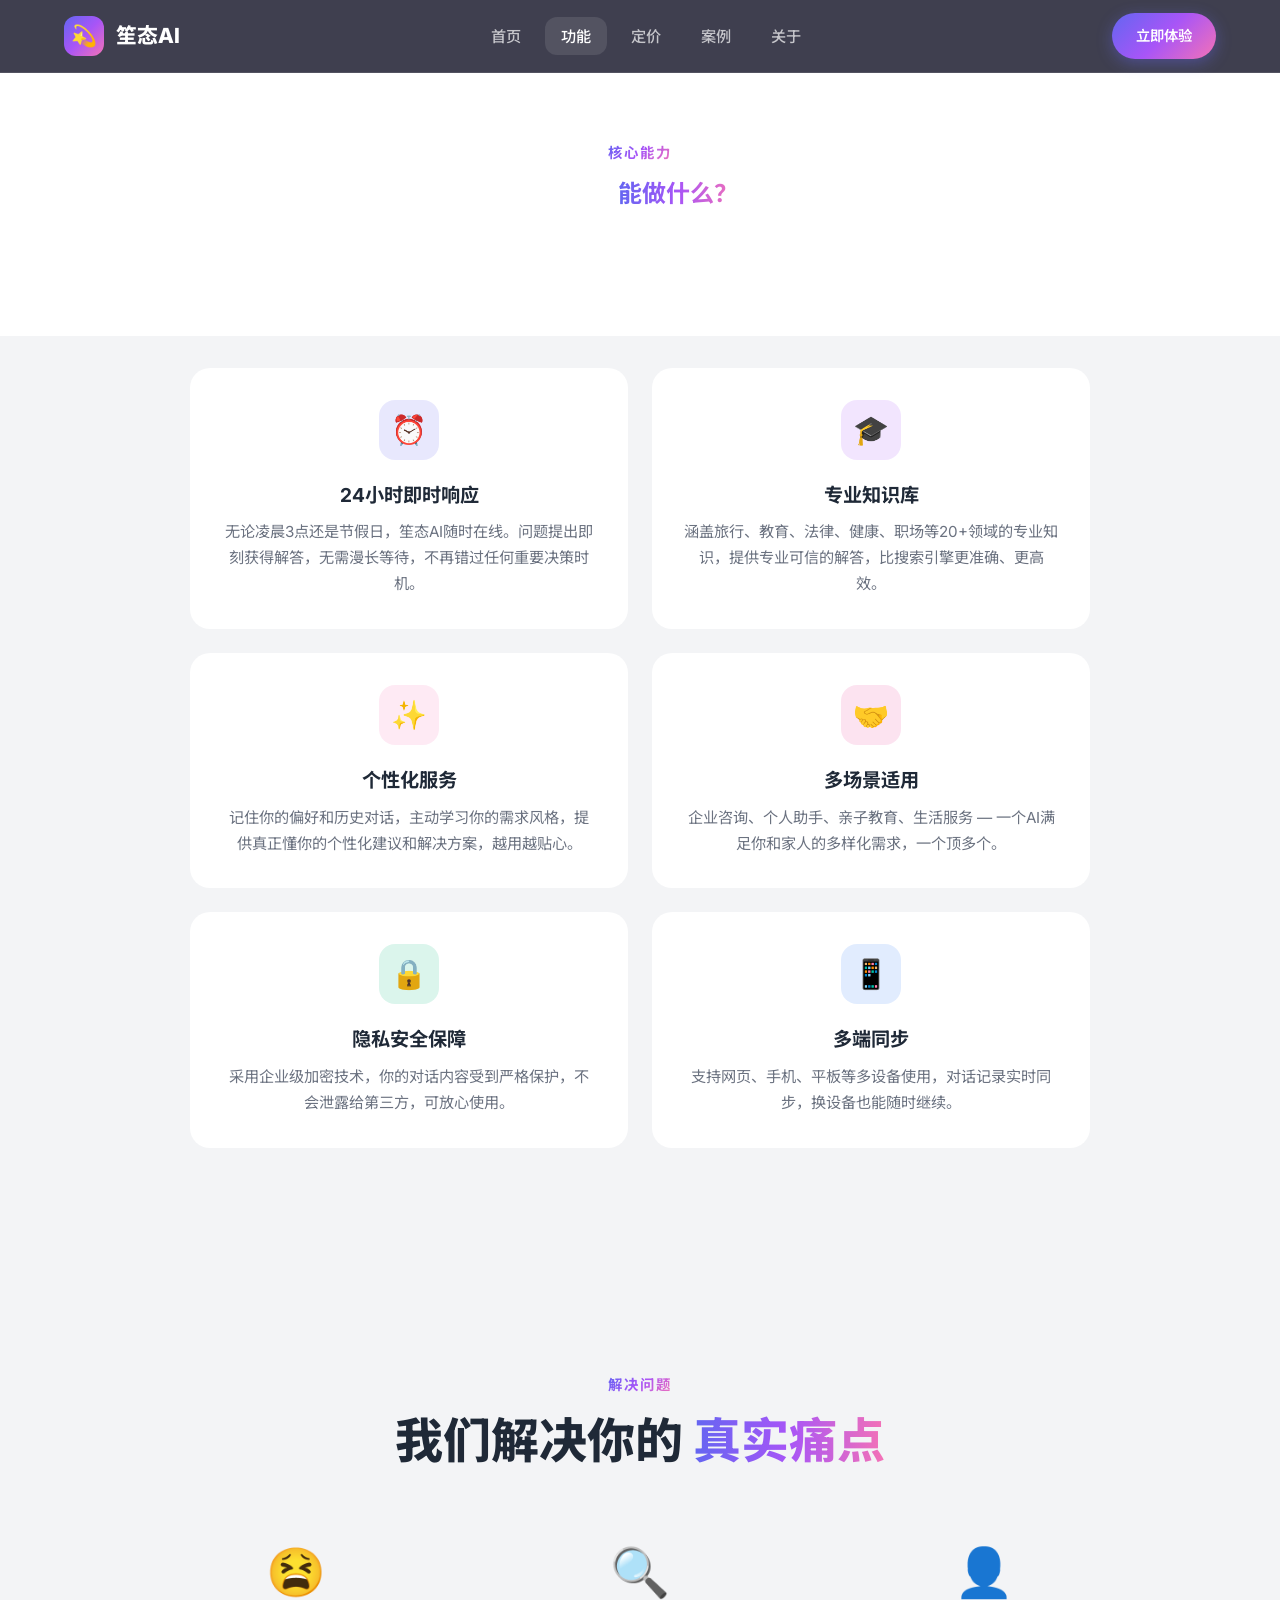
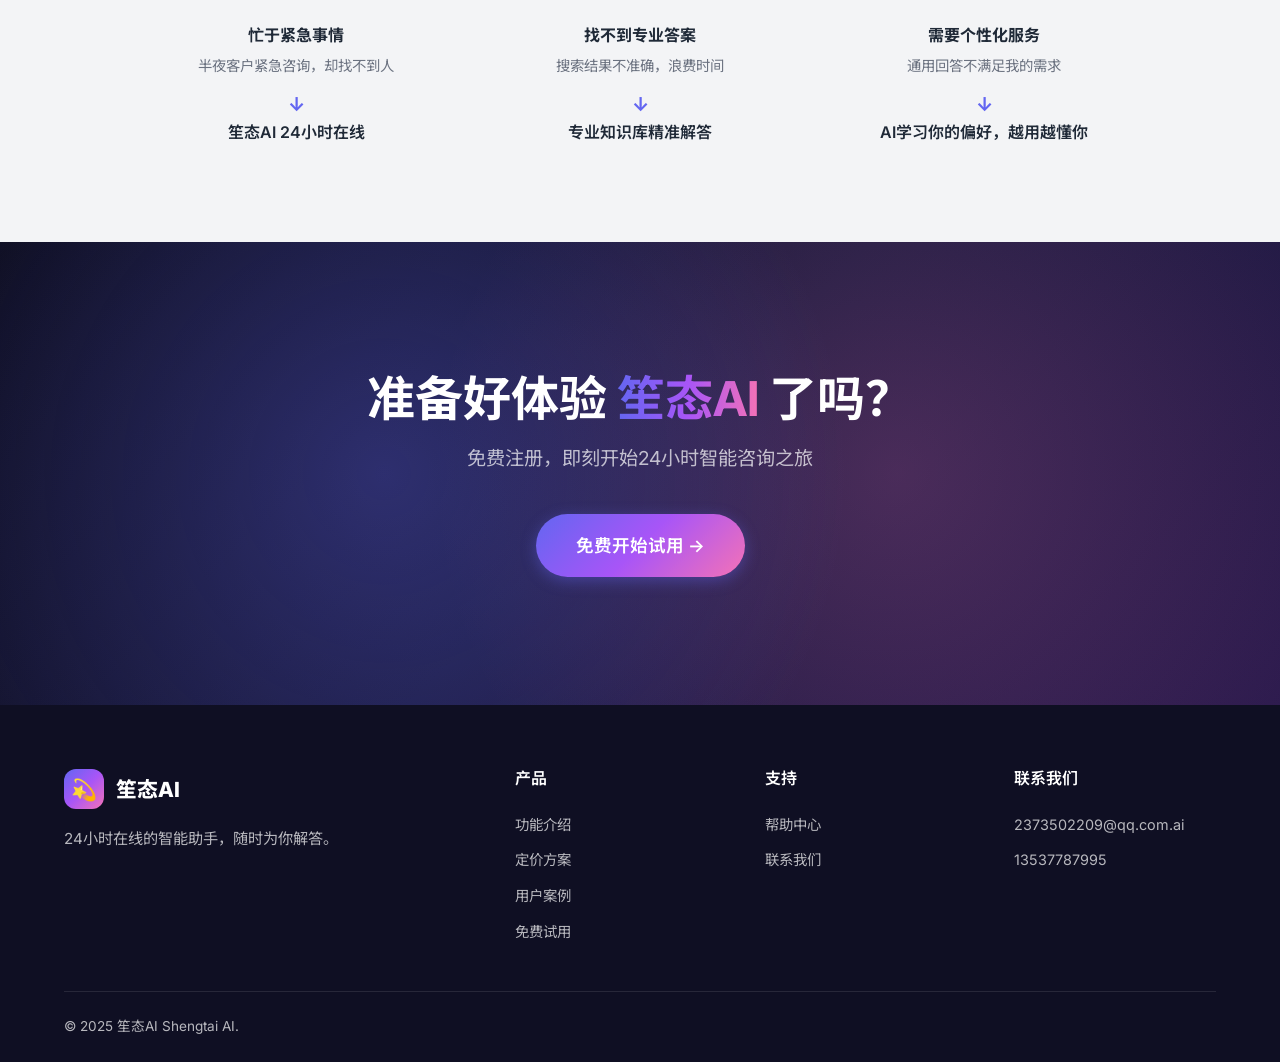
<file: features.html>
﻿<!DOCTYPE html>
<html lang="zh-CN">
<head>
  <meta charset="UTF-8">
  <meta name="viewport" content="width=device-width, initial-scale=1.0">
  <title>核心功能 — 笙态AI</title>
  <link rel="stylesheet" href="css/style.css">
</head>
<body>
  <nav class="nav">
    <div class="container nav-inner">
      <a href="index.html" class="nav-logo"><div class="logo-icon">💫</div><span>笙态AI</span></a>
      <ul class="nav-links">
        <li><a href="index.html">首页</a></li>
        <li><a href="features.html" class="active">功能</a></li>
        <li><a href="pricing.html">定价</a></li>
        <li><a href="cases.html">案例</a></li>
        <li><a href="about.html">关于</a></li>
      </ul>
      <a href="chat.html" class="nav-cta">立即体验</a>
      <button class="nav-toggle" aria-label="菜单"><span></span><span></span><span></span></button>
    </div>
  </nav>

  <section class="page-header" style="padding-top:140px;padding-bottom:80px">
    <div class="container" style="text-align:center">
      <span class="section-tag">核心能力</span>
      <h1 style="color:#fff;margin-bottom:1rem">笙态AI <span class="gradient-text">能做什么？</span></h1>
      <p style="color:rgba(255,255,255,0.7);font-size:1.2rem">我们解决你真正的痛点 — 忙碌时没人解答、找不到专业答案、需要个性化服务</p>
    </div>
  </section>

  <section class="features" style="padding-top:2rem">
    <div class="container">
      <div class="features-grid" style="grid-template-columns:repeat(2,1fr);max-width:900px;margin:0 auto">
        <div class="feature-card" style="text-align:center">
          <div class="feature-icon" style="margin:0 auto 1.5rem">⏰</div>
          <h3 class="feature-title">24小时即时响应</h3>
          <p class="feature-desc">无论凌晨3点还是节假日，笙态AI随时在线。问题提出即刻获得解答，无需漫长等待，不再错过任何重要决策时机。</p>
        </div>
        <div class="feature-card" style="text-align:center">
          <div class="feature-icon" style="margin:0 auto 1.5rem">🎓</div>
          <h3 class="feature-title">专业知识库</h3>
          <p class="feature-desc">涵盖旅行、教育、法律、健康、职场等20+领域的专业知识，提供专业可信的解答，比搜索引擎更准确、更高效。</p>
        </div>
        <div class="feature-card" style="text-align:center">
          <div class="feature-icon" style="margin:0 auto 1.5rem">✨</div>
          <h3 class="feature-title">个性化服务</h3>
          <p class="feature-desc">记住你的偏好和历史对话，主动学习你的需求风格，提供真正懂你的个性化建议和解决方案，越用越贴心。</p>
        </div>
        <div class="feature-card" style="text-align:center">
          <div class="feature-icon" style="margin:0 auto 1.5rem">🤝</div>
          <h3 class="feature-title">多场景适用</h3>
          <p class="feature-desc">企业咨询、个人助手、亲子教育、生活服务 — 一个AI满足你和家人的多样化需求，一个顶多个。</p>
        </div>
        <div class="feature-card" style="text-align:center">
          <div class="feature-icon" style="margin:0 auto 1.5rem">🔒</div>
          <h3 class="feature-title">隐私安全保障</h3>
          <p class="feature-desc">采用企业级加密技术，你的对话内容受到严格保护，不会泄露给第三方，可放心使用。</p>
        </div>
        <div class="feature-card" style="text-align:center">
          <div class="feature-icon" style="margin:0 auto 1.5rem">📱</div>
          <h3 class="feature-title">多端同步</h3>
          <p class="feature-desc">支持网页、手机、平板等多设备使用，对话记录实时同步，换设备也能随时继续。</p>
        </div>
      </div>
    </div>
  </section>

  <!-- Pain Points Section -->
  <section style="padding:6rem 0;background:var(--bg-alt)">
    <div class="container">
      <div class="section-header">
        <span class="section-tag">解决问题</span>
        <h2 class="section-title">我们解决你的 <span class="gradient-text">真实痛点</span></h2>
      </div>
      <div style="display:grid;grid-template-columns:repeat(3,1fr);gap:2rem;max-width:1000px;margin:3rem auto 0">
        <div style="text-align:center">
          <div style="font-size:3rem;margin-bottom:1rem">😫</div>
          <h4 style="margin-bottom:0.5rem">忙于紧急事情</h4>
          <p style="color:var(--text-secondary);font-size:0.9rem">半夜客户紧急咨询，却找不到人</p>
          <p style="color:var(--primary);font-size:1.2rem;font-weight:700;margin-top:0.8rem">↓</p>
          <p style="color:var(--success);font-weight:600">笙态AI 24小时在线</p>
        </div>
        <div style="text-align:center">
          <div style="font-size:3rem;margin-bottom:1rem">🔍</div>
          <h4 style="margin-bottom:0.5rem">找不到专业答案</h4>
          <p style="color:var(--text-secondary);font-size:0.9rem">搜索结果不准确，浪费时间</p>
          <p style="color:var(--primary);font-size:1.2rem;font-weight:700;margin-top:0.8rem">↓</p>
          <p style="color:var(--success);font-weight:600">专业知识库精准解答</p>
        </div>
        <div style="text-align:center">
          <div style="font-size:3rem;margin-bottom:1rem">👤</div>
          <h4 style="margin-bottom:0.5rem">需要个性化服务</h4>
          <p style="color:var(--text-secondary);font-size:0.9rem">通用回答不满足我的需求</p>
          <p style="color:var(--primary);font-size:1.2rem;font-weight:700;margin-top:0.8rem">↓</p>
          <p style="color:var(--success);font-weight:600">AI学习你的偏好，越用越懂你</p>
        </div>
      </div>
    </div>
  </section>

  <section class="cta">
    <div class="container">
      <div class="cta-content">
        <h2>准备好体验 <span class="gradient-text">笙态AI</span> 了吗？</h2>
        <p>免费注册，即刻开始24小时智能咨询之旅</p>
        <div class="hero-actions">
          <a href="chat.html" class="btn btn-primary btn-lg">免费开始试用 →</a>
        </div>
      </div>
    </div>
  </section>

  <footer class="footer">
    <div class="container">
      <div class="footer-inner">
        <div class="footer-brand">
          <div class="footer-logo"><div class="logo-icon">💫</div><span>笙态AI</span></div>
          <p class="footer-desc">24小时在线的智能助手，随时为你解答。</p>
        </div>
        <div class="footer-col">
          <h4>产品</h4>
          <div class="footer-links">
            <a href="features.html">功能介绍</a>
            <a href="pricing.html">定价方案</a>
            <a href="cases.html">用户案例</a>
            <a href="chat.html">免费试用</a>
          </div>
        </div>
        <div class="footer-col">
          <h4>支持</h4>
          <div class="footer-links">
            <a href="#">帮助中心</a>
            <a href="contact.html">联系我们</a>
          </div>
        </div>
        <div class="footer-col">
          <h4>联系我们</h4>
          <div class="footer-links">
            <a href="mailto:2373502209@qq.com.ai">2373502209@qq.com.ai</a>
            <a href="tel:13537787995">13537787995</a>
          </div>
        </div>
      </div>
      <div class="footer-bottom">
        <p>© 2025 笙态AI Shengtai AI.</p>
      </div>
    </div>
  </footer>

  <script src="js/main.js"></script>
</body>
</html>
</file>
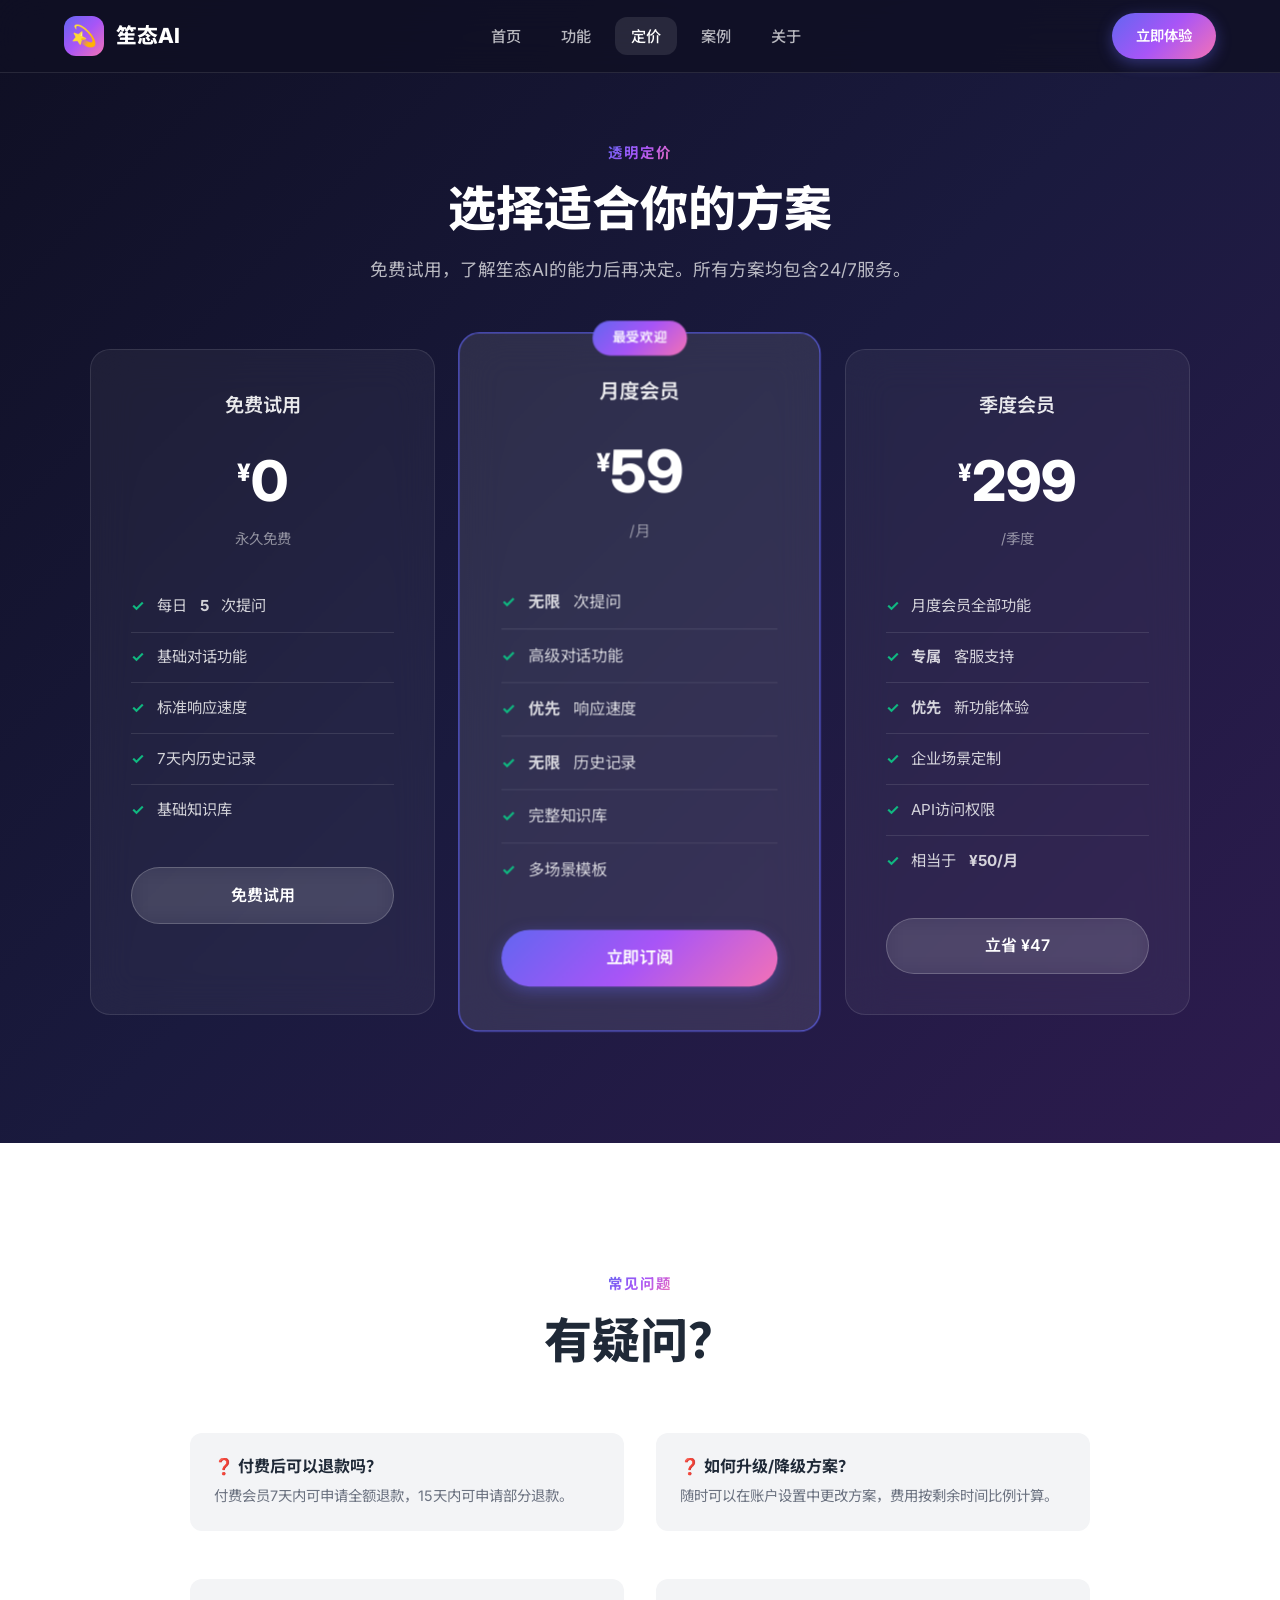
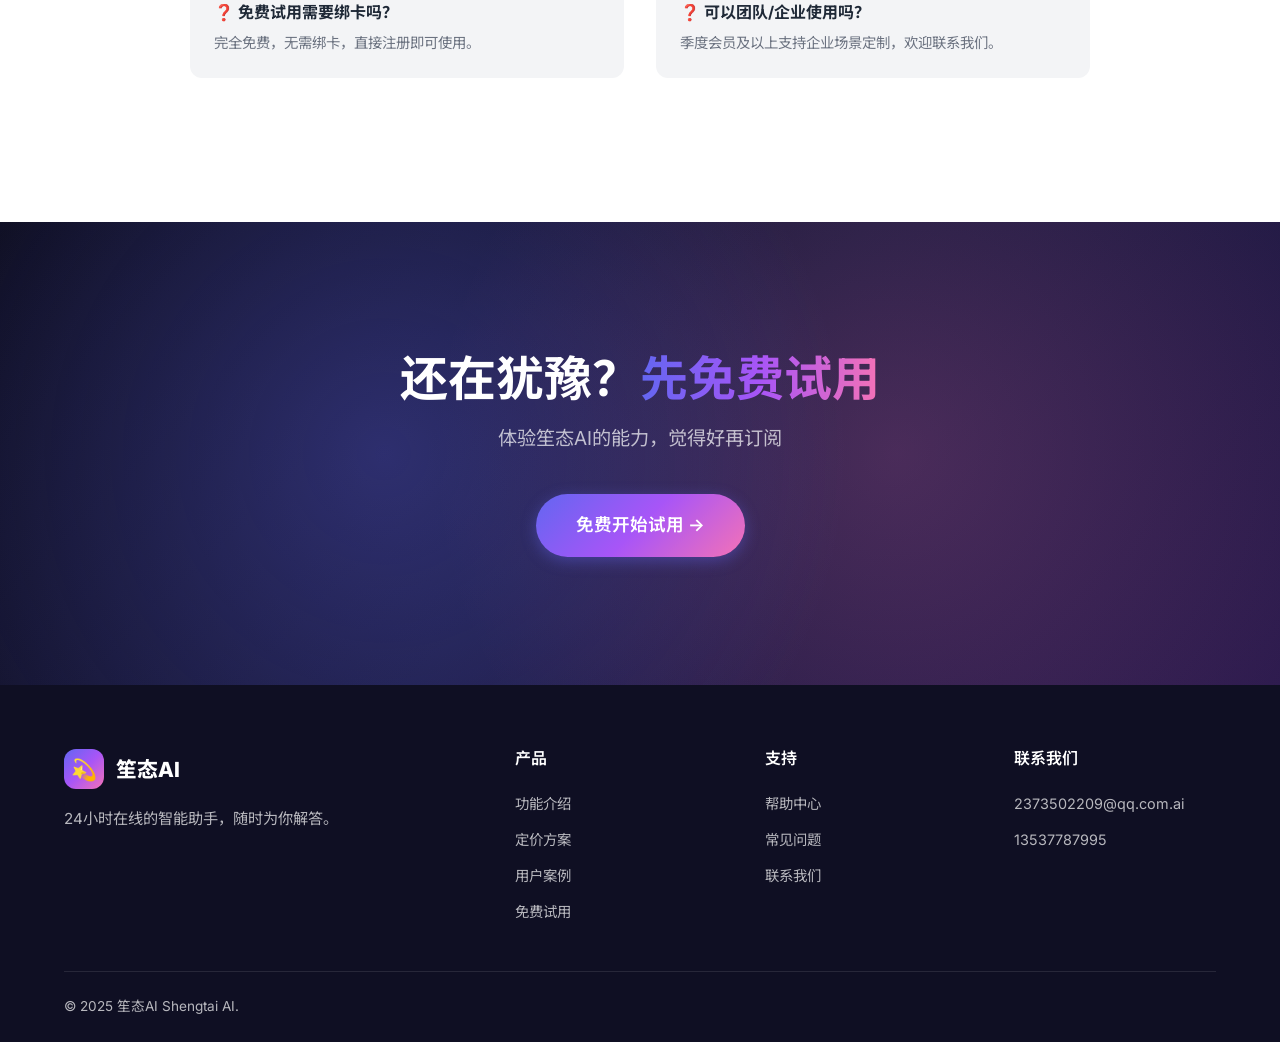
<file: pricing.html>
﻿<!DOCTYPE html>
<html lang="zh-CN">
<head>
  <meta charset="UTF-8">
  <meta name="viewport" content="width=device-width, initial-scale=1.0">
  <title>定价方案 — 笙态AI</title>
  <link rel="stylesheet" href="css/style.css">
</head>
<body>
  <nav class="nav">
    <div class="container nav-inner">
      <a href="index.html" class="nav-logo"><div class="logo-icon">💫</div><span>笙态AI</span></a>
      <ul class="nav-links">
        <li><a href="index.html">首页</a></li>
        <li><a href="features.html">功能</a></li>
        <li><a href="pricing.html" class="active">定价</a></li>
        <li><a href="cases.html">案例</a></li>
        <li><a href="about.html">关于</a></li>
      </ul>
      <a href="chat.html" class="nav-cta">立即体验</a>
      <button class="nav-toggle" aria-label="菜单"><span></span><span></span><span></span></button>
    </div>
  </nav>

  <section class="pricing" style="padding-top: 140px;">
    <div class="container">
      <div class="section-header">
        <span class="section-tag">透明定价</span>
        <h2 class="section-title" style="color:#fff">选择适合你的方案</h2>
        <p class="section-desc" style="color:rgba(255,255,255,0.7)">免费试用，了解笙态AI的能力后再决定。所有方案均包含24/7服务。</p>
      </div>
      <div class="pricing-grid" style="margin-top:3rem">
        <div class="pricing-card">
          <div class="pricing-name">免费试用</div>
          <div class="pricing-price">
            <div class="pricing-amount"><span class="currency">¥</span>0</div>
            <div class="pricing-period">永久免费</div>
          </div>
          <div class="pricing-features" style="text-align:left">
            <div class="pricing-feature"><span class="check">✓</span> 每日 <strong>5</strong> 次提问</div>
            <div class="pricing-feature"><span class="check">✓</span> 基础对话功能</div>
            <div class="pricing-feature"><span class="check">✓</span> 标准响应速度</div>
            <div class="pricing-feature"><span class="check">✓</span> 7天内历史记录</div>
            <div class="pricing-feature"><span class="check">✓</span> 基础知识库</div>
          </div>
          <a href="chat.html" class="btn btn-secondary pricing-cta">免费试用</a>
        </div>
        <div class="pricing-card featured">
          <div class="pricing-name">月度会员</div>
          <div class="pricing-price">
            <div class="pricing-amount"><span class="currency">¥</span>59</div>
            <div class="pricing-period">/月</div>
          </div>
          <div class="pricing-features" style="text-align:left">
            <div class="pricing-feature"><span class="check">✓</span> <strong>无限</strong> 次提问</div>
            <div class="pricing-feature"><span class="check">✓</span> 高级对话功能</div>
            <div class="pricing-feature"><span class="check">✓</span> <strong>优先</strong> 响应速度</div>
            <div class="pricing-feature"><span class="check">✓</span> <strong>无限</strong> 历史记录</div>
            <div class="pricing-feature"><span class="check">✓</span> 完整知识库</div>
            <div class="pricing-feature"><span class="check">✓</span> 多场景模板</div>
          </div>
          <a href="chat.html" class="btn btn-primary pricing-cta">立即订阅</a>
        </div>
        <div class="pricing-card">
          <div class="pricing-name">季度会员</div>
          <div class="pricing-price">
            <div class="pricing-amount"><span class="currency">¥</span>299</div>
            <div class="pricing-period">/季度</div>
          </div>
          <div class="pricing-features" style="text-align:left">
            <div class="pricing-feature"><span class="check">✓</span> 月度会员全部功能</div>
            <div class="pricing-feature"><span class="check">✓</span> <strong>专属</strong> 客服支持</div>
            <div class="pricing-feature"><span class="check">✓</span> <strong>优先</strong> 新功能体验</div>
            <div class="pricing-feature"><span class="check">✓</span> 企业场景定制</div>
            <div class="pricing-feature"><span class="check">✓</span> API访问权限</div>
            <div class="pricing-feature"><span class="check">✓</span> 相当于 <strong>¥50/月</strong></div>
          </div>
          <a href="chat.html" class="btn btn-secondary pricing-cta">立省 ¥47</a>
        </div>
      </div>
    </div>
  </section>

  <!-- FAQ Section -->
  <section class="features" style="background:#fff">
    <div class="container">
      <div class="section-header">
        <span class="section-tag">常见问题</span>
        <h2 class="section-title">有疑问？</h2>
      </div>
      <div class="pricing-grid" style="grid-template-columns:1fr 1fr;max-width:900px">
        <div style="padding:1.5rem;background:var(--bg-alt);border-radius:var(--radius-sm);margin-bottom:1rem">
          <h4 style="margin-bottom:0.5rem">❓ 付费后可以退款吗？</h4>
          <p style="color:var(--text-secondary);font-size:0.9rem">付费会员7天内可申请全额退款，15天内可申请部分退款。</p>
        </div>
        <div style="padding:1.5rem;background:var(--bg-alt);border-radius:var(--radius-sm);margin-bottom:1rem">
          <h4 style="margin-bottom:0.5rem">❓ 如何升级/降级方案？</h4>
          <p style="color:var(--text-secondary);font-size:0.9rem">随时可以在账户设置中更改方案，费用按剩余时间比例计算。</p>
        </div>
        <div style="padding:1.5rem;background:var(--bg-alt);border-radius:var(--radius-sm);margin-bottom:1rem">
          <h4 style="margin-bottom:0.5rem">❓ 免费试用需要绑卡吗？</h4>
          <p style="color:var(--text-secondary);font-size:0.9rem">完全免费，无需绑卡，直接注册即可使用。</p>
        </div>
        <div style="padding:1.5rem;background:var(--bg-alt);border-radius:var(--radius-sm);margin-bottom:1rem">
          <h4 style="margin-bottom:0.5rem">❓ 可以团队/企业使用吗？</h4>
          <p style="color:var(--text-secondary);font-size:0.9rem">季度会员及以上支持企业场景定制，欢迎联系我们。</p>
        </div>
      </div>
    </div>
  </section>

  <section class="cta">
    <div class="container">
      <div class="cta-content">
        <h2>还在犹豫？<span class="gradient-text">先免费试用</span></h2>
        <p>体验笙态AI的能力，觉得好再订阅</p>
        <div class="hero-actions">
          <a href="chat.html" class="btn btn-primary btn-lg">免费开始试用 →</a>
        </div>
      </div>
    </div>
  </section>

  <footer class="footer">
    <div class="container">
      <div class="footer-inner">
        <div class="footer-brand">
          <div class="footer-logo"><div class="logo-icon">💫</div><span>笙态AI</span></div>
          <p class="footer-desc">24小时在线的智能助手，随时为你解答。</p>
        </div>
        <div class="footer-col">
          <h4>产品</h4>
          <div class="footer-links">
            <a href="features.html">功能介绍</a>
            <a href="pricing.html">定价方案</a>
            <a href="cases.html">用户案例</a>
            <a href="chat.html">免费试用</a>
          </div>
        </div>
        <div class="footer-col">
          <h4>支持</h4>
          <div class="footer-links">
            <a href="#">帮助中心</a>
            <a href="#">常见问题</a>
            <a href="contact.html">联系我们</a>
          </div>
        </div>
        <div class="footer-col">
          <h4>联系我们</h4>
          <div class="footer-links">
            <a href="mailto:2373502209@qq.com.ai">2373502209@qq.com.ai</a>
            <a href="tel:13537787995">13537787995</a>
          </div>
        </div>
      </div>
      <div class="footer-bottom">
        <p>© 2025 笙态AI Shengtai AI.</p>
      </div>
    </div>
  </footer>

  <script src="js/main.js"></script>
</body>
</html>
</file>
<file: css/style.css>
/* ================================
   笙态AI - 活力年轻 · DeepSeek风格
   ================================ */

/* Google Fonts */
@import url('https://fonts.googleapis.com/css2?family=Inter:wght@300;400;500;600;700;800&family=Noto+Sans+SC:wght@300;400;500;600;700;800&display=swap');

/* ===== CSS Variables ===== */
:root {
  /* 活力渐变色系（DeepSeek风 + 年轻活力） */
  --primary: #6366f1;        /* 主色：靛蓝紫 */
  --primary-light: #818cf8;   /* 浅紫 */
  --primary-dark: #4f46e5;   /* 深靛蓝 */
  --accent: #f472b6;          /* 活力粉 */
  --accent-light: #f9a8d4;   /* 浅粉 */
  
  /* 渐变组合 */
  --gradient-primary: linear-gradient(135deg, #6366f1 0%, #a855f7 50%, #f472b6 100%);
  --gradient-hero: linear-gradient(135deg, #0f0f23 0%, #1a1a3e 50%, #2d1b4e 100%);
  --gradient-card: linear-gradient(135deg, rgba(99,102,241,0.1) 0%, rgba(244,114,182,0.1) 100%);
  --gradient-text: linear-gradient(90deg, #6366f1, #a855f7, #f472b6);
  
  /* 功能卡片渐变 */
  --gradient-1: linear-gradient(135deg, #6366f1 0%, #8b5cf6 100%);
  --gradient-2: linear-gradient(135deg, #8b5cf6 0%, #d946ef 100%);
  --gradient-3: linear-gradient(135deg, #ec4899 0%, #f472b6 100%);
  --gradient-4: linear-gradient(135deg, #f43f5e 0%, #fb923c 100%);
  --gradient-5: linear-gradient(135deg, #10b981 0%, #06b6d4 100%);
  --gradient-6: linear-gradient(135deg, #3b82f6 0%, #06b6d4 100%);
  
  /* 文字颜色 */
  --text-primary: #1f2937;
  --text-secondary: #6b7280;
  --text-muted: #9ca3af;
  --text-white: #ffffff;
  
  /* 背景 */
  --bg-dark: #0f0f23;
  --bg-card: #ffffff;
  --bg-card-hover: #f9fafb;
  --bg-alt: #f3f4f6;
  
  /* 其他 */
  --border: #e5e7eb;
  --shadow: 0 4px 20px rgba(99, 102, 241, 0.15);
  --shadow-lg: 0 10px 40px rgba(99, 102, 241, 0.2);
  --radius: 20px;
  --radius-sm: 12px;
  --radius-full: 9999px;
  --transition: all 0.3s cubic-bezier(0.4, 0, 0.2, 1);
}

/* ===== Reset & Base ===== */
*, *::before, *::after {
  margin: 0;
  padding: 0;
  box-sizing: border-box;
}

html {
  scroll-behavior: smooth;
}

body {
  font-family: 'Inter', 'Noto Sans SC', -apple-system, BlinkMacSystemFont, sans-serif;
  font-size: 16px;
  line-height: 1.6;
  color: var(--text-primary);
  background: #fff;
  overflow-x: hidden;
}

a {
  text-decoration: none;
  color: inherit;
  transition: var(--transition);
}

ul, ol {
  list-style: none;
}

img {
  max-width: 100%;
  height: auto;
  display: block;
}

button {
  font-family: inherit;
  cursor: pointer;
  border: none;
  outline: none;
}

input, textarea {
  font-family: inherit;
  outline: none;
}

/* ===== Container ===== */
.container {
  max-width: 1200px;
  margin: 0 auto;
  padding: 0 1.5rem;
}

/* ===== Typography ===== */
h1, h2, h3, h4, h5, h6 {
  font-weight: 700;
  line-height: 1.2;
  color: var(--text-primary);
}

.gradient-text {
  background: var(--gradient-text);
  -webkit-background-clip: text;
  -webkit-text-fill-color: transparent;
  background-clip: text;
}

/* ===== Navigation ===== */
.nav {
  position: fixed;
  top: 0;
  left: 0;
  right: 0;
  z-index: 1000;
  background: rgba(15, 15, 35, 0.8);
  backdrop-filter: blur(20px);
  border-bottom: 1px solid rgba(255,255,255,0.1);
  transition: var(--transition);
}

.nav-inner {
  display: flex;
  align-items: center;
  justify-content: space-between;
  height: 72px;
}

.nav-logo {
  display: flex;
  align-items: center;
  gap: 0.75rem;
  font-size: 1.3rem;
  font-weight: 800;
  color: #fff;
}

.nav-logo .logo-icon {
  width: 40px;
  height: 40px;
  background: var(--gradient-primary);
  border-radius: 12px;
  display: flex;
  align-items: center;
  justify-content: center;
  font-size: 1.3rem;
}

.nav-links {
  display: flex;
  align-items: center;
  gap: 0.5rem;
}

.nav-links a {
  padding: 0.6rem 1rem;
  color: rgba(255,255,255,0.7);
  font-size: 0.95rem;
  font-weight: 500;
  border-radius: var(--radius-sm);
  transition: var(--transition);
}

.nav-links a:hover,
.nav-links a.active {
  color: #fff;
  background: rgba(255,255,255,0.1);
}

.nav-cta {
  background: var(--gradient-primary);
  color: #fff;
  padding: 0.7rem 1.5rem;
  border-radius: var(--radius-full);
  font-weight: 600;
  font-size: 0.9rem;
  transition: var(--transition);
  box-shadow: 0 4px 15px rgba(99, 102, 241, 0.4);
}

.nav-cta:hover {
  transform: translateY(-2px);
  box-shadow: 0 6px 20px rgba(99, 102, 241, 0.5);
}

.nav-toggle {
  display: none;
  flex-direction: column;
  gap: 5px;
  background: none;
  padding: 5px;
}

.nav-toggle span {
  width: 24px;
  height: 2px;
  background: #fff;
  transition: var(--transition);
}

/* ===== Buttons ===== */
.btn {
  display: inline-flex;
  align-items: center;
  justify-content: center;
  gap: 0.5rem;
  padding: 0.9rem 2rem;
  border-radius: var(--radius-full);
  font-size: 1rem;
  font-weight: 600;
  transition: var(--transition);
  cursor: pointer;
}

.btn-primary {
  background: var(--gradient-primary);
  color: #fff;
  box-shadow: 0 4px 15px rgba(99, 102, 241, 0.4);
}

.btn-primary:hover {
  transform: translateY(-2px);
  box-shadow: 0 8px 25px rgba(99, 102, 241, 0.5);
}

.btn-secondary {
  background: rgba(255,255,255,0.1);
  color: #fff;
  border: 1px solid rgba(255,255,255,0.2);
  backdrop-filter: blur(10px);
}

.btn-secondary:hover {
  background: rgba(255,255,255,0.2);
  border-color: rgba(255,255,255,0.3);
}

.btn-light {
  background: #fff;
  color: var(--primary);
  box-shadow: var(--shadow);
}

.btn-light:hover {
  transform: translateY(-2px);
  box-shadow: var(--shadow-lg);
}

.btn-lg {
  padding: 1.1rem 2.5rem;
  font-size: 1.1rem;
}

/* ===== Hero Section ===== */
.hero {
  min-height: 100vh;
  background: var(--gradient-hero);
  display: flex;
  align-items: center;
  position: relative;
  overflow: hidden;
  padding-top: 72px;
}

.hero::before {
  content: '';
  position: absolute;
  top: 0;
  left: 0;
  right: 0;
  bottom: 0;
  background: 
    radial-gradient(circle at 20% 80%, rgba(99, 102, 241, 0.3) 0%, transparent 50%),
    radial-gradient(circle at 80% 20%, rgba(244, 114, 182, 0.2) 0%, transparent 50%),
    radial-gradient(circle at 50% 50%, rgba(168, 85, 247, 0.1) 0%, transparent 70%);
  pointer-events: none;
}

.hero-grid {
  position: absolute;
  inset: 0;
  background-image: 
    linear-gradient(rgba(255,255,255,0.03) 1px, transparent 1px),
    linear-gradient(90deg, rgba(255,255,255,0.03) 1px, transparent 1px);
  background-size: 60px 60px;
  pointer-events: none;
}

.hero-content {
  position: relative;
  z-index: 1;
  text-align: center;
  max-width: 900px;
  margin: 0 auto;
  padding: 4rem 0;
}

.hero-badge {
  display: inline-flex;
  align-items: center;
  gap: 0.5rem;
  background: rgba(99, 102, 241, 0.2);
  border: 1px solid rgba(99, 102, 241, 0.3);
  padding: 0.5rem 1rem;
  border-radius: var(--radius-full);
  color: #fff;
  font-size: 0.85rem;
  font-weight: 500;
  margin-bottom: 2rem;
}

.hero-badge span {
  background: var(--gradient-primary);
  -webkit-background-clip: text;
  -webkit-text-fill-color: transparent;
  background-clip: text;
  font-weight: 700;
}

.hero h1 {
  font-size: clamp(2.5rem, 7vw, 4.5rem);
  font-weight: 800;
  color: #fff;
  margin-bottom: 1.5rem;
  line-height: 1.1;
}

.hero h1 .highlight {
  background: var(--gradient-text);
  -webkit-background-clip: text;
  -webkit-text-fill-color: transparent;
  background-clip: text;
}

.hero-desc {
  font-size: 1.2rem;
  color: rgba(255,255,255,0.7);
  margin-bottom: 2.5rem;
  line-height: 1.8;
}

.hero-actions {
  display: flex;
  align-items: center;
  justify-content: center;
  gap: 1rem;
  flex-wrap: wrap;
}

.hero-stats {
  display: flex;
  justify-content: center;
  gap: 3rem;
  margin-top: 4rem;
  padding-top: 3rem;
  border-top: 1px solid rgba(255,255,255,0.1);
}

.hero-stat {
  text-align: center;
}

.hero-stat-value {
  font-size: 2.5rem;
  font-weight: 800;
  background: var(--gradient-text);
  -webkit-background-clip: text;
  -webkit-text-fill-color: transparent;
  background-clip: text;
}

.hero-stat-label {
  color: rgba(255,255,255,0.6);
  font-size: 0.9rem;
  margin-top: 0.3rem;
}

/* ===== Quick Try Section ===== */
.quick-try {
  padding: 3rem 0;
  margin-top: -3rem;
  position: relative;
  z-index: 2;
}

.quick-try-card {
  background: rgba(255,255,255,0.05);
  backdrop-filter: blur(20px);
  border: 1px solid rgba(255,255,255,0.1);
  border-radius: var(--radius);
  padding: 2rem;
}

.quick-try-input {
  display: flex;
  gap: 1rem;
  align-items: center;
}

.quick-try-input input {
  flex: 1;
  background: rgba(255,255,255,0.1);
  border: 1px solid rgba(255,255,255,0.2);
  border-radius: var(--radius-full);
  padding: 1rem 1.5rem;
  color: #fff;
  font-size: 1rem;
}

.quick-try-input input::placeholder {
  color: rgba(255,255,255,0.5);
}

.quick-try-input input:focus {
  border-color: var(--primary);
}

.quick-try-hint {
  text-align: center;
  color: rgba(255,255,255,0.5);
  font-size: 0.85rem;
  margin-top: 1rem;
}

.quick-try-hint a {
  color: var(--accent);
  font-weight: 600;
}

/* ===== Features Section ===== */
.features {
  padding: 8rem 0;
  background: var(--bg-alt);
}

.section-header {
  text-align: center;
  max-width: 700px;
  margin: 0 auto 4rem;
}

.section-tag {
  display: inline-block;
  background: var(--gradient-primary);
  -webkit-background-clip: text;
  -webkit-text-fill-color: transparent;
  background-clip: text;
  font-size: 0.9rem;
  font-weight: 700;
  letter-spacing: 2px;
  text-transform: uppercase;
  margin-bottom: 1rem;
}

.section-title {
  font-size: clamp(2rem, 5vw, 3rem);
  font-weight: 800;
  margin-bottom: 1rem;
}

.section-desc {
  font-size: 1.1rem;
  color: var(--text-secondary);
  line-height: 1.8;
}

.features-grid {
  display: grid;
  grid-template-columns: repeat(3, 1fr);
  gap: 1.5rem;
}

.feature-card {
  background: #fff;
  border-radius: var(--radius);
  padding: 2rem;
  transition: var(--transition);
  position: relative;
  overflow: hidden;
}

.feature-card::before {
  content: '';
  position: absolute;
  top: 0;
  left: 0;
  right: 0;
  height: 4px;
  background: var(--gradient-primary);
  transform: scaleX(0);
  transform-origin: left;
  transition: var(--transition);
}

.feature-card:hover {
  transform: translateY(-5px);
  box-shadow: var(--shadow-lg);
}

.feature-card:hover::before {
  transform: scaleX(1);
}

.feature-icon {
  width: 60px;
  height: 60px;
  border-radius: 16px;
  display: flex;
  align-items: center;
  justify-content: center;
  font-size: 1.8rem;
  margin-bottom: 1.5rem;
}

.feature-card:nth-child(1) .feature-icon { background: rgba(99,102,241,0.15); }
.feature-card:nth-child(2) .feature-icon { background: rgba(168,85,247,0.15); }
.feature-card:nth-child(3) .feature-icon { background: rgba(244,114,182,0.15); }
.feature-card:nth-child(4) .feature-icon { background: rgba(236,72,153,0.15); }
.feature-card:nth-child(5) .feature-icon { background: rgba(16,185,129,0.15); }
.feature-card:nth-child(6) .feature-icon { background: rgba(59,130,246,0.15); }

.feature-title {
  font-size: 1.2rem;
  font-weight: 700;
  margin-bottom: 0.8rem;
}

.feature-desc {
  color: var(--text-secondary);
  font-size: 0.95rem;
  line-height: 1.7;
}

/* ===== How It Works ===== */
.how-it-works {
  padding: 8rem 0;
  background: #fff;
}

.steps-grid {
  display: grid;
  grid-template-columns: repeat(4, 1fr);
  gap: 2rem;
  position: relative;
}

.steps-grid::before {
  content: '';
  position: absolute;
  top: 40px;
  left: 10%;
  right: 10%;
  height: 2px;
  background: linear-gradient(90deg, var(--primary), var(--accent));
  opacity: 0.3;
}

.step-card {
  text-align: center;
  position: relative;
}

.step-number {
  width: 80px;
  height: 80px;
  background: var(--gradient-primary);
  border-radius: 50%;
  display: flex;
  align-items: center;
  justify-content: center;
  font-size: 1.8rem;
  font-weight: 800;
  color: #fff;
  margin: 0 auto 1.5rem;
  position: relative;
  z-index: 1;
  box-shadow: 0 8px 30px rgba(99, 102, 241, 0.3);
}

.step-title {
  font-size: 1.1rem;
  font-weight: 700;
  margin-bottom: 0.5rem;
}

.step-desc {
  color: var(--text-secondary);
  font-size: 0.9rem;
}

/* ===== Pricing Section ===== */
.pricing {
  padding: 8rem 0;
  background: var(--gradient-hero);
  position: relative;
}

.pricing .section-title,
.pricing .section-desc {
  color: #fff;
}

.pricing .section-desc {
  color: rgba(255,255,255,0.7);
}

.pricing-grid {
  display: grid;
  grid-template-columns: repeat(3, 1fr);
  gap: 2rem;
  max-width: 1100px;
  margin: 0 auto;
}

.pricing-card {
  background: rgba(255,255,255,0.05);
  backdrop-filter: blur(20px);
  border: 1px solid rgba(255,255,255,0.1);
  border-radius: var(--radius);
  padding: 2.5rem;
  text-align: center;
  transition: var(--transition);
  position: relative;
}

.pricing-card.featured {
  background: rgba(255,255,255,0.1);
  border-color: var(--primary);
  transform: scale(1.05);
}

.pricing-card.featured::before {
  content: '最受欢迎';
  position: absolute;
  top: -12px;
  left: 50%;
  transform: translateX(-50%);
  background: var(--gradient-primary);
  color: #fff;
  padding: 0.4rem 1.2rem;
  border-radius: var(--radius-full);
  font-size: 0.8rem;
  font-weight: 600;
}

.pricing-card:hover {
  transform: translateY(-5px);
  border-color: var(--primary);
}

.pricing-card.featured:hover {
  transform: scale(1.05) translateY(-5px);
}

.pricing-name {
  font-size: 1.2rem;
  font-weight: 600;
  color: rgba(255,255,255,0.9);
  margin-bottom: 1rem;
}

.pricing-price {
  margin-bottom: 2rem;
}

.pricing-amount {
  font-size: 3.5rem;
  font-weight: 800;
  color: #fff;
}

.pricing-amount .currency {
  font-size: 1.5rem;
  vertical-align: super;
}

.pricing-period {
  color: rgba(255,255,255,0.5);
  font-size: 0.9rem;
}

.pricing-features {
  text-align: left;
  margin-bottom: 2rem;
}

.pricing-feature {
  display: flex;
  align-items: center;
  gap: 0.8rem;
  padding: 0.8rem 0;
  border-bottom: 1px solid rgba(255,255,255,0.1);
  color: rgba(255,255,255,0.8);
  font-size: 0.95rem;
}

.pricing-feature:last-child {
  border-bottom: none;
}

.pricing-feature .check {
  color: #10b981;
  font-weight: 700;
}

.pricing-cta {
  width: 100%;
}

.pricing-card.featured .pricing-cta {
  background: var(--gradient-primary);
}

/* ===== Testimonials ===== */
.testimonials {
  padding: 8rem 0;
  background: var(--bg-alt);
}

.testimonials-grid {
  display: grid;
  grid-template-columns: repeat(3, 1fr);
  gap: 2rem;
}

.testimonial-card {
  background: #fff;
  border-radius: var(--radius);
  padding: 2rem;
  transition: var(--transition);
}

.testimonial-card:hover {
  transform: translateY(-5px);
  box-shadow: var(--shadow);
}

.testimonial-content {
  font-size: 1rem;
  color: var(--text-secondary);
  line-height: 1.8;
  margin-bottom: 1.5rem;
}

.testimonial-author {
  display: flex;
  align-items: center;
  gap: 1rem;
}

.testimonial-avatar {
  width: 48px;
  height: 48px;
  background: var(--gradient-primary);
  border-radius: 50%;
  display: flex;
  align-items: center;
  justify-content: center;
  color: #fff;
  font-weight: 700;
  font-size: 1.1rem;
}

.testimonial-info h4 {
  font-size: 1rem;
  font-weight: 600;
  margin-bottom: 0.2rem;
}

.testimonial-info p {
  font-size: 0.85rem;
  color: var(--text-muted);
}

.testimonial-rating {
  margin-left: auto;
  color: #fbbf24;
  font-size: 1rem;
}

/* ===== CTA Section ===== */
.cta {
  padding: 8rem 0;
  background: var(--gradient-hero);
  text-align: center;
  position: relative;
  overflow: hidden;
}

.cta::before {
  content: '';
  position: absolute;
  inset: 0;
  background: 
    radial-gradient(circle at 30% 50%, rgba(99,102,241,0.3) 0%, transparent 50%),
    radial-gradient(circle at 70% 50%, rgba(244,114,182,0.2) 0%, transparent 50%);
}

.cta-content {
  position: relative;
  z-index: 1;
}

.cta h2 {
  font-size: clamp(2rem, 5vw, 3rem);
  color: #fff;
  margin-bottom: 1rem;
}

.cta p {
  font-size: 1.2rem;
  color: rgba(255,255,255,0.7);
  margin-bottom: 2.5rem;
}

/* ===== Footer ===== */
.footer {
  background: var(--bg-dark);
  color: rgba(255,255,255,0.7);
  padding-top: 4rem;
}

.footer-inner {
  display: grid;
  grid-template-columns: 2fr 1fr 1fr 1fr;
  gap: 3rem;
  padding-bottom: 3rem;
  border-bottom: 1px solid rgba(255,255,255,0.1);
}

.footer-brand {
  max-width: 300px;
}

.footer-logo {
  display: flex;
  align-items: center;
  gap: 0.75rem;
  font-size: 1.3rem;
  font-weight: 800;
  color: #fff;
  margin-bottom: 1rem;
}

.footer-logo .logo-icon {
  width: 40px;
  height: 40px;
  background: var(--gradient-primary);
  border-radius: 12px;
  display: flex;
  align-items: center;
  justify-content: center;
  font-size: 1.3rem;
}

.footer-desc {
  font-size: 0.95rem;
  line-height: 1.8;
  margin-bottom: 1.5rem;
}

.footer-social {
  display: flex;
  gap: 1rem;
}

.footer-social a {
  width: 40px;
  height: 40px;
  background: rgba(255,255,255,0.1);
  border-radius: 10px;
  display: flex;
  align-items: center;
  justify-content: center;
  transition: var(--transition);
}

.footer-social a:hover {
  background: var(--primary);
  transform: translateY(-3px);
}

.footer-col h4 {
  color: #fff;
  font-size: 1rem;
  font-weight: 600;
  margin-bottom: 1.5rem;
}

.footer-links {
  display: flex;
  flex-direction: column;
  gap: 0.8rem;
}

.footer-links a {
  font-size: 0.9rem;
  transition: var(--transition);
}

.footer-links a:hover {
  color: var(--accent);
}

.footer-bottom {
  padding: 1.5rem 0;
  display: flex;
  justify-content: space-between;
  align-items: center;
  font-size: 0.85rem;
}

.footer-bottom-links {
  display: flex;
  gap: 2rem;
}

/* ===== Responsive ===== */
@media (max-width: 1024px) {
  .features-grid,
  .testimonials-grid {
    grid-template-columns: repeat(2, 1fr);
  }
  
  .pricing-grid {
    grid-template-columns: repeat(2, 1fr);
  }
  
  .pricing-card.featured {
    transform: scale(1);
    grid-column: span 2;
    max-width: 500px;
    margin: 0 auto;
  }
  
  .steps-grid {
    grid-template-columns: repeat(2, 1fr);
    gap: 3rem;
  }
  
  .steps-grid::before {
    display: none;
  }
  
  .footer-inner {
    grid-template-columns: repeat(2, 1fr);
  }
}

@media (max-width: 768px) {
  .nav-links {
    display: none;
  }
  
  .nav-toggle {
    display: flex;
  }
  
  .hero-stats {
    flex-direction: column;
    gap: 1.5rem;
  }
  
  .features-grid,
  .testimonials-grid,
  .pricing-grid {
    grid-template-columns: 1fr;
  }
  
  .pricing-card.featured {
    grid-column: span 1;
    max-width: none;
  }
  
  .steps-grid {
    grid-template-columns: 1fr;
    gap: 2rem;
  }
  
  .footer-inner {
    grid-template-columns: 1fr;
    text-align: center;
  }
  
  .footer-brand {
    max-width: none;
  }
  
  .footer-social {
    justify-content: center;
  }
  
  .footer-bottom {
    flex-direction: column;
    gap: 1rem;
    text-align: center;
  }
  
  .quick-try-input {
    flex-direction: column;
  }
  
  .quick-try-input .btn {
    width: 100%;
  }
}

/* ===== Animations ===== */
@keyframes float {
  0%, 100% { transform: translateY(0); }
  50% { transform: translateY(-20px); }
}

@keyframes pulse {
  0%, 100% { opacity: 1; }
  50% { opacity: 0.5; }
}

@keyframes shimmer {
  0% { background-position: -200% 0; }
  100% { background-position: 200% 0; }
}

/* ===== Utility Classes ===== */
.text-center { text-align: center; }
.text-gradient {
  background: var(--gradient-text);
  -webkit-background-clip: text;
  -webkit-text-fill-color: transparent;
  background-clip: text;
}
</file>
